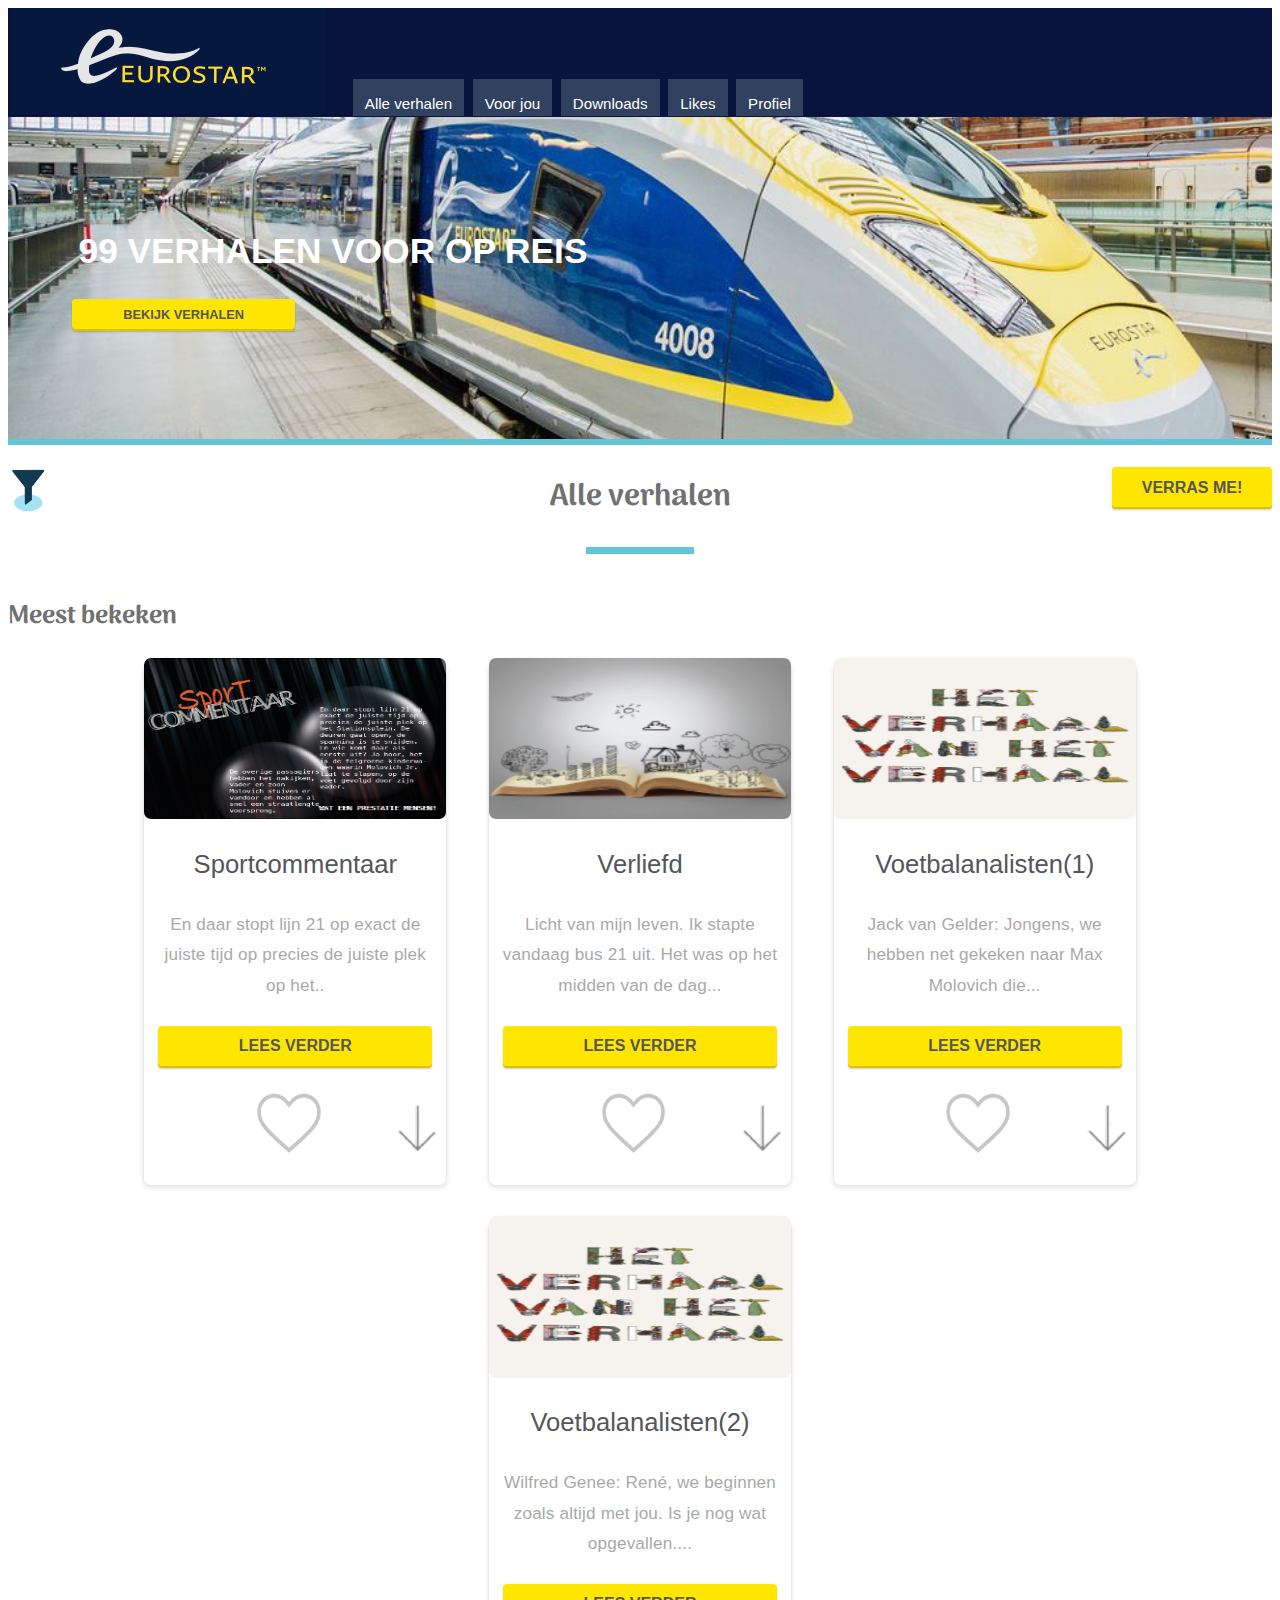
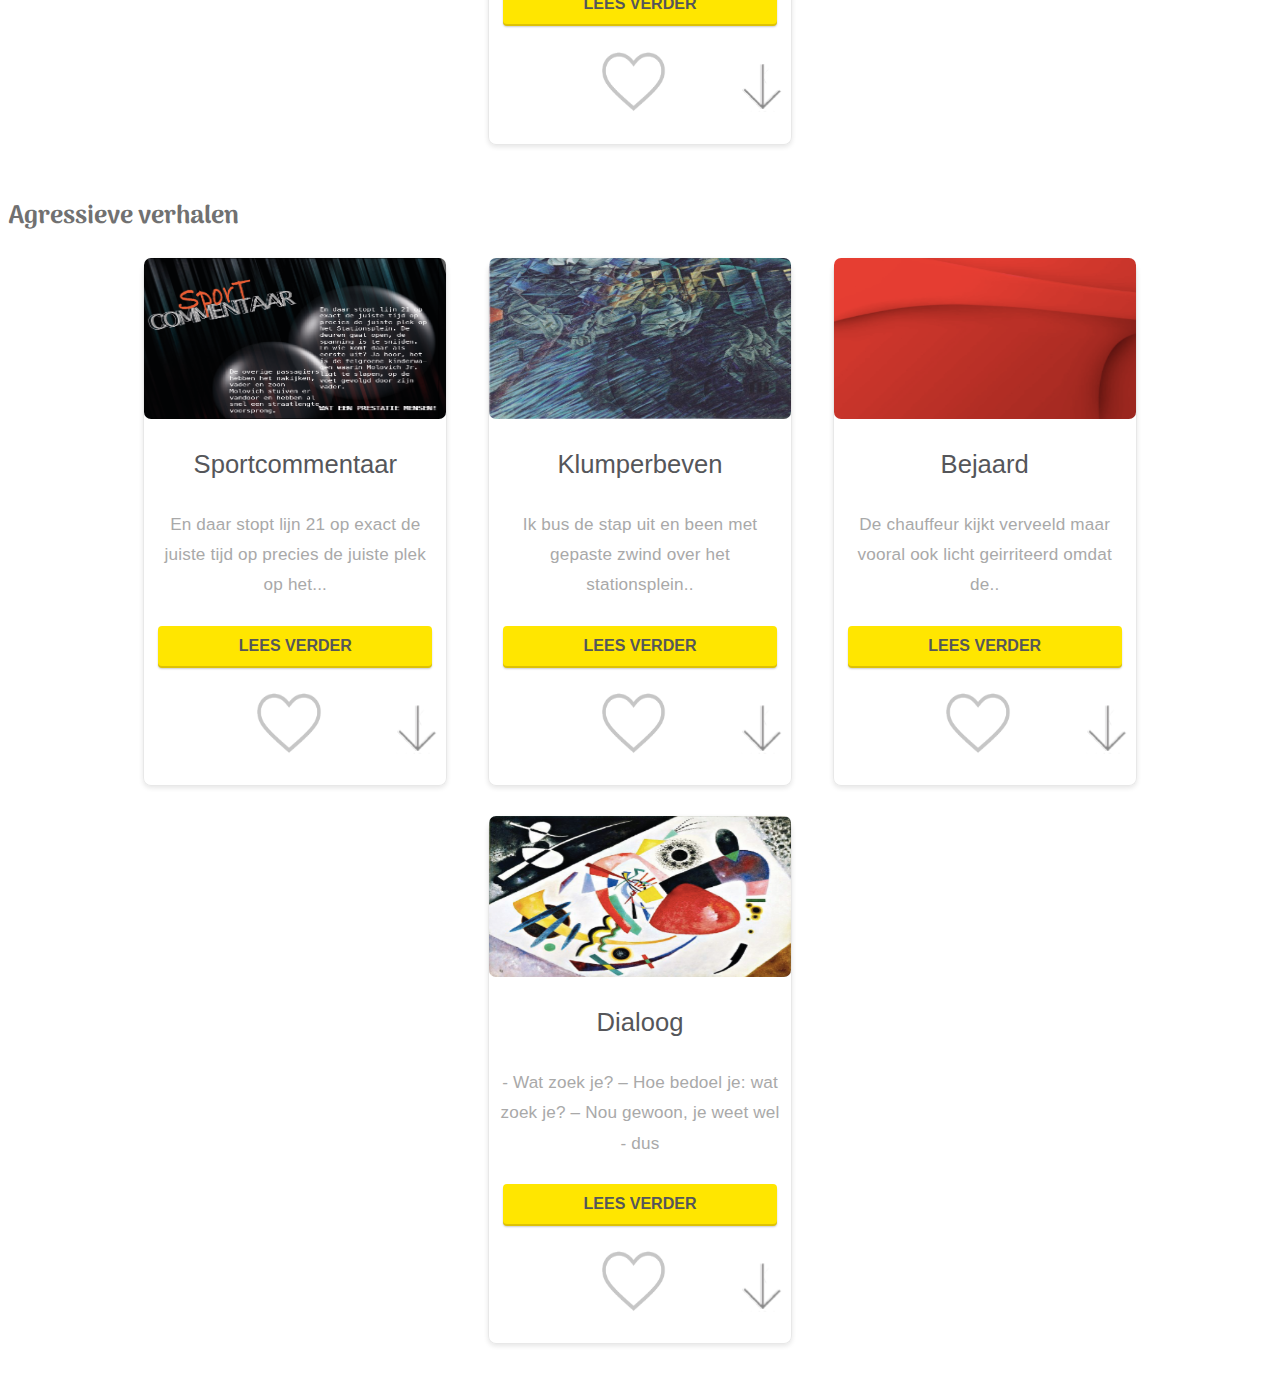
<file: index.html>
<!DOCTYPE html>
<html lang="en">

<head>
    <meta charset="UTF-8">
    <meta name="viewport" content="width=device-width, initial-scale=1">
    <title>99 verhalen voor op reis met Eurostar</title>
    <link rel="STYLESHEET" href="css/web.css" type="text/css">

</head>

<body>
    <header>
        <button class="menu__btn">
        <span class="menu__label">MENU</span>

        <div class="menu--hidden">
            <div class="menu__bg-layer menu__bg-layer-2"></div>
            <div class="menu__bg-layer menu__bg-layer-1"></div>
            <div class="menu__container">
                <span class="menu__title">Menu</span>
                <ul class="menu__list">
                    <li class="menu__item"><a href="index.html">Alle verhalen</a></li>
                    <li class="menu__item"><a href="Voorjou.html">Voor jou</a></li>
                    <li class="menu__item"><a href="download.html">Downloads<span id="dllinkSmall" class="dllink"></span></a></li>
                    <li class="menu__item"><a href="">Likes<span id="likecountSmall" class="likecount"></span></a></li>
                    <li class="menu__item"><a href="inloggen.html">Profiel</a></li>
                </ul>
            </div>
        </div>
    </button>
        <a href="index.html" class="logo"><img src="images/logo.png" alt="Logo"></a>
        <nav>
            <ul class="ul_topmenu">

                <li>
                    <a href="index.html">Alle verhalen</a>
                </li>
                <li>
                    <a href="Voorjou.html">Voor jou</a>
                </li>
                <li>
                    <a href="download.html">Downloads<span id="dllink" class="dllink"></span></a>
                </li>
                <li>
                    <a href="">Likes<span id="likecount" class="likecount"></span></a>
                </li>
                <li>
                    <a href="inloggen.html">Profiel</a>
                </li>
            </ul>
        </nav>
    </header>

<div class="titelhomepagina">
<h1>99 VERHALEN VOOR OP REIS</h1>
<a onclick="closeHomePageImg()">Bekijk verhalen</a>
</div>

   
    <div id="mySidenav" class="sidenav">
        <a href="javascript:void(0)" class="closebtn" onclick="closeNav()">&times;</a>
        <h2>Filter</h2>

        <form class="filter" action="index2.html">
          <fieldset>
              <legend>Genre</legend>
            <ul>
                <li>
                    <label><input type="checkbox" name="stars" value="1" checked="checked" /> Agressief</label>
                </li>
               <li> 
                   <label><input type="checkbox" name="stars" value="3" checked="checked" /> Drama</label></li>
                <li>
                    <label><input type="checkbox" name="stars" value="5" checked="checked" /> Humor</label>
                </li>
                <li>
                    <label><input type="checkbox" name="stars" value="1" checked="checked" /> Liefde</label>
                </li>
                <li>
                    <label><input type="checkbox" name="stars" value="3" checked="checked" /> Somber</label></li>
                <li>
                    <label><input type="checkbox" name="stars" value="5" checked="checked" /> Spanning</label>
                </li>
            </ul>
            </fieldset>
            <fieldset>
            <legend>Lengte verhaal</legend>
            <ul>
                <li>
                <label><input type="checkbox" name="lengte" value="1" checked="checked" /> Kort</label>
                </li>
                <li>
                    <label><input type="checkbox" name="lengte" value="3" checked="checked" /> Middel</label>
                </li>
                <li>
                    <label><input type="checkbox" name="lengte" value="5" checked="checked" /> Lang</label>
                </li>

            </ul>
            </fieldset>
             <fieldset>
              <legend>Sorteren</legend>
            <ul>
                <li>
                    <label><input type="checkbox" name="sorteren" value="1" checked="checked" /> Van A tot Z</label>
                </li>
                <li>
                    <label><input type="checkbox" name="sorteren" value="3" checked="checked" /> Van Z tot A</label>
                </li>
                <li>
                    <label><input type="checkbox" name="sorteren" value="5" checked="checked" /> Van kort naar lang</label>
                </li>
                <li>
                    <label><input type="checkbox" name="sorteren" value="5" checked="checked" /> Van lang naar kort
                </label></li>

            </ul>

            
         </fieldset>
         <input type="submit" name="subscribe" value="Toepassen"/>
         
        </form>

    </div>

    <img src="images/filtericoon.png" alt="filter" class="filtericon" onclick="openNav()">

    <h2 class="subtitel">Alle verhalen</h2>
    <button class="verrasme">Verras me!</button>
    <img class="subtitelStreep" src="images/alleverhalen.png" alt="decoratie">
    <h2>Meest bekeken</h2>
    
        <section>

            <article>
                <img src="images/sportcommentaar.png" alt="verhaal">
                <h3>Sportcommentaar</h3>
                <p>En daar stopt lijn 21 op exact de juiste tijd op precies de juiste plek op het..</p>
                <a href="verhaal.html">Lees verder</a>
                <div class="dl-voor" onclick="wisselClass(this)"></div>
                <img class="harticoon" src="images/hartjeicoon.png" alt="like icoon" >
            </article>

            <article>
                <img src="images/verliefd.png" alt="verhaal">
                <h3>Verliefd</h3>
                <p>Licht van mijn leven. Ik stapte vandaag bus 21 uit. Het was op het midden van de dag...</p>
                <a href="">Lees verder</a>
                <div class="dl-voor" onclick="wisselClass(this)"></div>
                <img class="harticoon" src="images/hartjeicoon.png" alt="like icoon2" onclick="hartjesvullenOUD(this)">
            </article>

            <article>
                <img src="images/voetbalanalisten.png" alt="verhaal">
                <h3>Voetbalanalisten(1)</h3>
                <p>Jack van Gelder: Jongens, we hebben net gekeken naar Max Molovich die...</p>
                <a href="">Lees verder</a>
                <div class="dl-voor" onclick="wisselClass(this)"></div>
                <img class="harticoon" src="images/hartjeicoon.png" alt="like icoon" onclick="hartjesvullenOUD(this)">
            </article>

            <article>


                <img src="images/voetbalanalisten.png" alt="verhaal">
                <h3>Voetbalanalisten(2)</h3>
                <p>Wilfred Genee: René, we beginnen zoals altijd met jou. Is je nog wat opgevallen....</p>
                <a href="">Lees verder</a>
                <div class="dl-voor" onclick="wisselClass(this)"></div>
                <img class="harticoon" src="images/hartjeicoon.png" alt="like icoon" onclick="hartjesvullenOUD(this)">
            </article>
        </section>
    <h2>Agressieve verhalen</h2>
    <section>

        <article>


            <img src="images/sportcommentaar.png" alt="verhaal">
            <h3>Sportcommentaar</h3>
            <p>En daar stopt lijn 21 op exact de juiste tijd op precies de juiste plek op het...</p>
            <a href="">Lees verder</a>
            <div class="dl-voor" onclick="wisselClass(this)"></div>
            <img class="harticoon" src="images/hartjeicoon.png" alt="like icoon"  onclick="hartjesvullenOUD(this)">
        </article>
        <article>


            <img src="images/klumperbeven.png" alt="verhaal">
            <h3>Klumperbeven</h3>
            <p> Ik bus de stap uit en been met gepaste zwind over het stationsplein..</p>
            <a href="">Lees verder</a>
            <div class="dl-voor" onclick="wisselClass(this)"></div>
            <img class="harticoon" src="images/hartjeicoon.png" alt="like icoon"  onclick="hartjesvullenOUD(this)">
        </article>
        <article>


            <img src="images/bejaard.png" alt="verhaal">
            <h3>Bejaard</h3>
            <p>De chauffeur kijkt verveeld maar vooral ook licht geirriteerd omdat de..</p>
            <a href="">Lees verder</a>
            <div class="dl-voor" onclick="wisselClass(this)"></div>
            <img class="harticoon" src="images/hartjeicoon.png" alt="like icoon"  onclick="hartjesvullenOUD(this)">
        </article>
        <article>

            <img src="images/dialoog.png" alt="verhaal">
            <h3>Dialoog</h3>
            <p>- Wat zoek je? – Hoe bedoel je: wat zoek je? – Nou gewoon, je weet wel - dus</p>
            <a href="">Lees verder</a>
            <div class="dl-voor" onclick="wisselClass(this)"></div>
            <img class="harticoon" src="images/hartjeicoon.png" alt="like icoon"  onclick="hartjesvullenOUD(this)">
        </article>
    </section>


    <script src="js/web.js"></script>
</body>

</html>
</file>
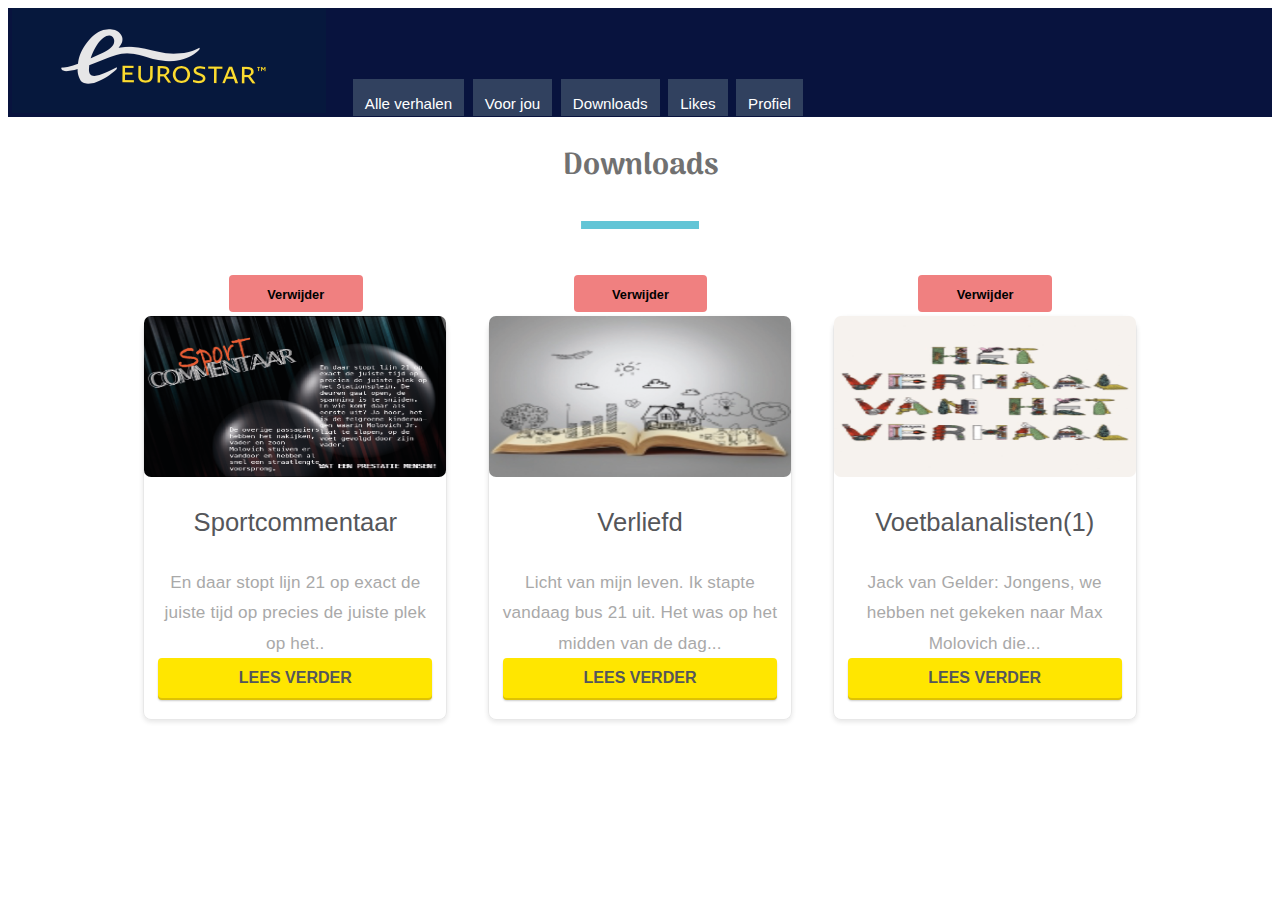
<file: download.html>
<!DOCTYPE html>
<html lang="en">

<head>
    <meta charset="UTF-8">
    <meta name="viewport" content="width=device-width, initial-scale=1">
    <title>99 verhalen voor op reis met Eurostar</title>
    <link rel="STYLESHEET" href="css/web.css" type="text/css">

</head>

<body>
    <header>
        <button class="menu__btn">
        <span class="menu__label">MENU</span>

        <div class="menu--hidden">
            <div class="menu__bg-layer menu__bg-layer-2"></div>
            <div class="menu__bg-layer menu__bg-layer-1"></div>
            <div class="menu__container">
                <span class="menu__title">Menu</span>
                <ul class="menu__list">
                    <li class="menu__item"><a href="index.html">Alle verhalen</a></li>
                    <li class="menu__item"><a href="Voorjou.html">Voor jou</a></li>
                    <li class="menu__item"><a href="download.html">Downloads<span id="dllinkSmall" class="dllink"></span></a></li>
                    <li class="menu__item"><a href="">Likes</a></li>
                    <li class="menu__item"><a href="inloggen.html">Profiel</a></li>
                </ul>
            </div>
        </div>
    </button>
        <a href="index.html" class="logo"><img src="images/logo.png" alt="Logo"></a>
        <nav>
            <ul class="ul_topmenu">

                <li>
                    <a href="index.html">Alle verhalen</a>
                </li>
                <li>
                    <a href="">Voor jou</a>
                </li>
                <li>
                    <a href="download.html">Downloads<span id="dllink" class="dllink"></span></a>
                </li>
                <li>
                    <a href="">Likes</a>
                </li>
                <li>
                    <a href="inloggen.html">Profiel</a>
                </li>
            </ul>
        </nav>




    </header>
    
<h2 class="overig">Downloads <img class="subtitelStreep" src="images/alleverhalen.png" alt="decoratie"></h2>
    

       
        <section>
             <p class="verwijderen">
<a href="index.html" class="verwijderen">Verwijder</a></p>
         <article>
                <img src="images/sportcommentaar.png" alt="verhaal">
                <h3>Sportcommentaar</h3>
                <p class="">En daar stopt lijn 21 op exact de juiste tijd op precies de juiste plek op het..</p><br>
                <a class ="downloads" href="verhaal.html">Lees verder</a>
            </article>
<p class="verwijderen">
<a href="index.html" class="verwijderen">Verwijder</a></p>
            <article>
                <img src="images/verliefd.png" alt="verhaal">
                <h3>Verliefd</h3>
                <p>Licht van mijn leven. Ik stapte vandaag bus 21 uit. Het was op het midden van de dag...</p><br>
                <a href=""  class="downloads">Lees verder</a>
                
            </article>
<p class="verwijderen">
<a href="index.html" class="verwijderen">Verwijder</a></p>
            <article class="downloads">
                <img src="images/voetbalanalisten.png" alt="verhaal">
                <h3>Voetbalanalisten(1)</h3>
                <p>Jack van Gelder: Jongens, we hebben net gekeken naar Max Molovich die...</p><br>
                <a href="" class="downloads">Lees verder</a>
            </article>

            
        </section>
        
       <script src="js/web.js"></script>   
        </body>
</html>
</file>
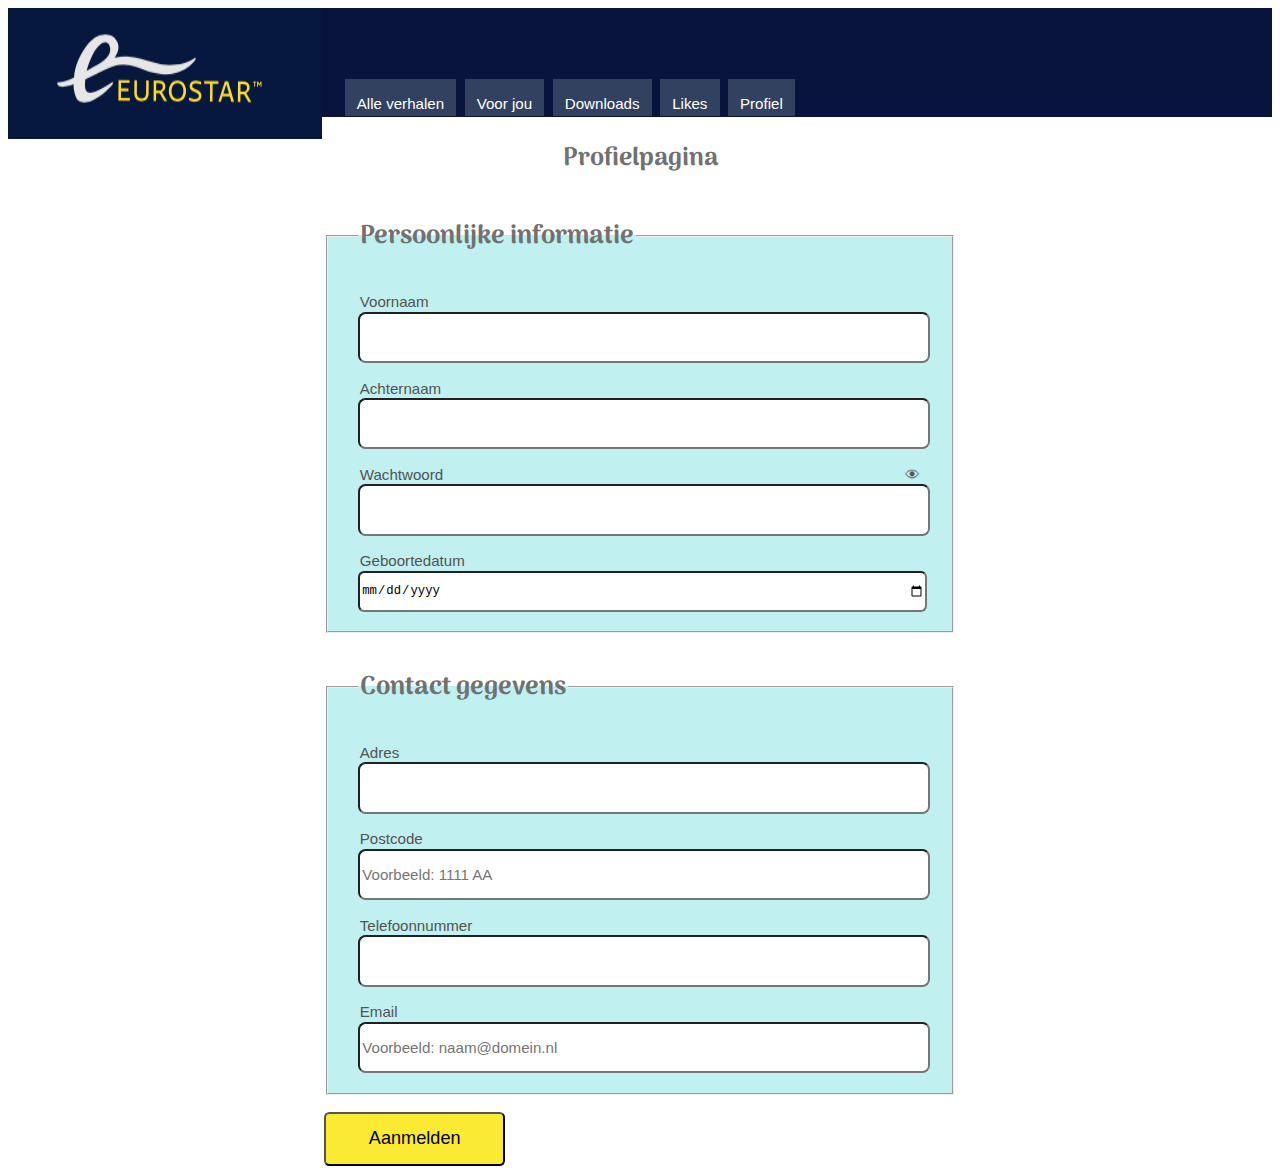
<file: formulier.html>
<!DOCTYPE html>
<html lang="en">

<head>
    <meta charset="UTF-8">
    <meta name="viewport" content="width=device-width, initial-scale=1">
    <title>Document</title>
    <link rel="STYLESHEET" href="css/web.css" type="text/css">

</head>

<body>
    <header>
        <button class="menu__btn">
        <span class="menu__label">MENU</span>

        <div class="menu--hidden">
            <div class="menu__bg-layer menu__bg-layer-2"></div>
            <div class="menu__bg-layer menu__bg-layer-1"></div>
            <div class="menu__container">
                <span class="menu__title">Menu</span>
                <ul class="menu__list">
                    <li class="menu__item"><a href="index.html">Alle verhalen</a></li>
                    <li class="menu__item"><a href="">Voor jou</a></li>
                    <li class="menu__item"><a href="">Downloads</a></li>
                    <li class="menu__item"><a href="">Likes</a></li>
                    <li class="menu__item"><a href="inloggen.html">Profiel</a></li>
                </ul>
            </div>
        </div>
    </button>
        <img src="images/logo.png" alt="Logo">
        <nav>
            <ul class="ul_topmenu">
                 <li>
                    <a href="index.html">Alle verhalen</a>
                </li>
                <li>
                    <a href="">Voor jou</a>
                </li>
                <li>
                    <a href="">Downloads</a>
                </li>
                <li>
                    <a href="">Likes</a>
                </li>
                <li>
                    <a href="inloggen.html">Profiel</a>
                </li>
            </ul>
        </nav>

    </header>


      
<h2 class="titelregistreren">Profielpagina</h2>
<section class="registreer">
         
        <form>
            <fieldset>
                <legend>Persoonlijke informatie</legend>
                <label for="firstname">Voornaam</label>
                <input required type="text" name="firstname">
                <label for="lastname">Achternaam</label>
                <input required type="text" name="lastname">
                <label for="password">Wachtwoord<span style="float:right;" onclick="showPass()">&#128065;</span></label>
                <input required type="password" name="password" id="password">
                <label for="birth">Geboortedatum</label>
                <input type="date" name="birth" placeholder="Voorbeeld: DD-MM-JJJJ (Invoer niet verplicht)">
            </fieldset>
            <br />
            <fieldset>
                <legend>Contact gegevens</legend>
                <label for="adres">Adres</label>
                <input required type="text" name="adres">
                <label for="postcode">Postcode</label>
                <input required type="text" name="postcode" placeholder="Voorbeeld: 1111 AA">
                <label for="nummer">Telefoonnummer</label>
                <input required type="text" name="nummer">
                <label for="email">Email</label>
                <input required type="email" name="email" placeholder="Voorbeeld: naam@domein.nl">
            </fieldset>
            <br />
            <input type="submit" value="Aanmelden">
        </form>
</section>
    <script src="js/web.js"></script>
    </body>
</html>
</file>
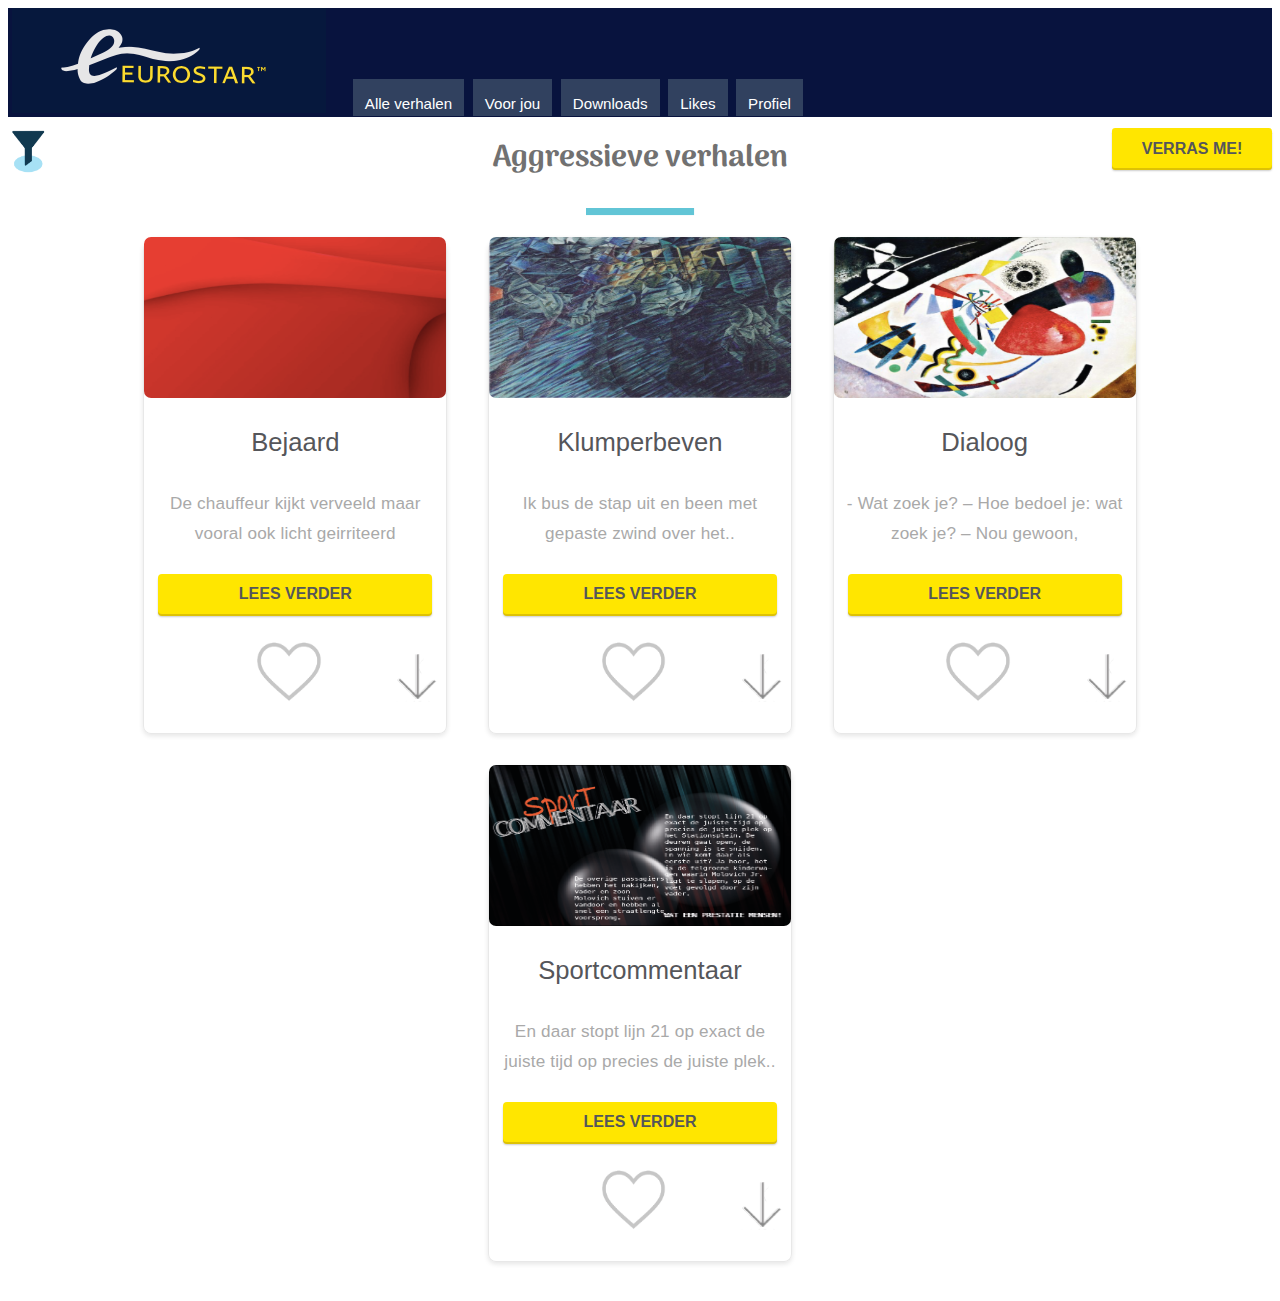
<file: index2.html>
<!DOCTYPE html>
<html lang="en">

<head>
    <meta charset="UTF-8">
    <meta name="viewport" content="width=device-width, initial-scale=1">
    <title>99 verhalen voor op reis met Eurostar</title>
    <link rel="STYLESHEET" href="css/web.css" type="text/css">

</head>

<body>
    <header>
        <button class="menu__btn">
        <span class="menu__label">MENU</span>

        <div class="menu--hidden">
            <div class="menu__bg-layer menu__bg-layer-2"></div>
            <div class="menu__bg-layer menu__bg-layer-1"></div>
            <div class="menu__container">
                <span class="menu__title">Menu</span>
                <ul class="menu__list">
                    <li class="menu__item"><a href="index.html">Alle verhalen</a></li>
                    <li class="menu__item"><a href="Voorjou.html">Voor jou</a></li>
                    <li class="menu__item"><a href="download.html">Downloads<span id="dllinkSmall" class="dllink"></span></a></li>
                    <li class="menu__item"><a href="">Likes</a></li>
                    <li class="menu__item"><a href="inloggen.html">Profiel</a></li>
                </ul>
            </div>
        </div>
    </button>
        <a href="index.html" class="logo"><img src="images/logo.png" alt="Logo"></a>
        <nav>
            <ul class="ul_topmenu">

                <li>
                    <a href="index.html">Alle verhalen</a>
                </li>
                <li>
                    <a href="Voorjou.html">Voor jou</a>
                </li>
                <li>
                    <a href="download.html">Downloads<span id="dllink" class="dllink"></span></a>
                </li>
                <li>
                    <a href="">Likes</a>
                </li>
                <li>
                    <a href="inloggen.html">Profiel</a>
                </li>
            </ul>
        </nav>




    </header>


    <div id="mySidenav" class="sidenav">
        <a href="javascript:void(0)" class="closebtn" onclick="closeNav()">&times;</a>
        <h2>Filter</h2>

        <form class="filter" action="index.html">
          <fieldset>
              <legend>Genre</legend>
            <ul>
                <li>
                    <label><input type="checkbox" name="stars" value="1" checked="checked" /> Agressief</label>
                </li>
               <li> 
                   <label><input type="checkbox" name="stars" value="3" checked="checked" /> Drama</label></li>
                <li>
                    <label><input type="checkbox" name="stars" value="5" checked="checked" /> Humor</label>
                </li>
                <li>
                    <label><input type="checkbox" name="stars" value="1" checked="checked" /> Liefde</label>
                </li>
                <li>
                    <label><input type="checkbox" name="stars" value="3" checked="checked" /> Somber</label></li>
                <li>
                    <label><input type="checkbox" name="stars" value="5" checked="checked" /> Spanning</label>
                </li>
            </ul>
            </fieldset>
            <fieldset>
            <legend>Lengte verhaal</legend>
            <ul>
                <li>
                <label><input type="checkbox" name="lengte" value="1" checked="checked" /> Kort</label>
                </li>
                <li>
                    <label><input type="checkbox" name="lengte" value="3" checked="checked" /> Middel</label>
                </li>
                <li>
                    <label><input type="checkbox" name="lengte" value="5" checked="checked" /> Lang</label>
                </li>

            </ul>
            </fieldset>
             <fieldset>
              <legend>Sorteren</legend>
            <ul>
                <li>
                    <label><input type="checkbox" name="sorteren" value="1" checked="checked" /> Van A tot Z</label>
                </li>
                <li>
                    <label><input type="checkbox" name="sorteren" value="3" checked="checked" /> Van Z tot A</label>
                </li>
                <li>
                    <label><input type="checkbox" name="sorteren" value="5" checked="checked" /> Van kort naar lang</label>
                </li>
                <li>
                    <label><input type="checkbox" name="sorteren" value="5" checked="checked" /> Van lang naar kort
                </label></li>

            </ul>

            
         </fieldset>
         <input type="submit" name="subscribe" value="Toepassen"/>
         
        </form>

    </div>

    <img src="images/filtericoon.png" alt="filter" class="filtericon" onclick="openNav()">

    <h2 class="subtitel">Aggressieve verhalen</h2><button class="verrasme">Verras me!</button><img class="subtitelStreep" src="images/alleverhalen.png">
    
<section>
        <article>
           <img src="images/bejaard.png" alt="verhaal">
            <h3>Bejaard</h3>
            <p>De chauffeur kijkt verveeld maar vooral ook licht geirriteerd</p>
            <a href="">Lees verder</a>
            <div class="dl-voor" onclick="wisselClass(this)"></div>
            <img class="harticoon" src="images/hartjeicoon.png" alt="like icoon"  onclick="hartjesvullen(this)">
        </article>
        <article>


            <img src="images/klumperbeven.png" alt="verhaal">
            <h3>Klumperbeven</h3>
            <p> Ik bus de stap uit en been met gepaste zwind over het..</p>
            <a href="">Lees verder</a>
            <div class="dl-voor" onclick="wisselClass(this)"></div>
            <img class="harticoon" src="images/hartjeicoon.png" alt="like icoon"  onclick="hartjesvullen(this)">
        </article>
    
        <article>

            <img src="images/dialoog.png" alt="verhaal">
            <h3>Dialoog</h3>
            <p>- Wat zoek je? – Hoe bedoel je: wat zoek je? – Nou gewoon,</p>
            <a href="">Lees verder</a>
            <div class="dl-voor" onclick="wisselClass(this)"></div>
            <img class="harticoon" src="images/hartjeicoon.png" alt="like icoon"  onclick="hartjesvullen(this)">
        </article>
        <article>
            <img src="images/sportcommentaar.png" alt="verhaal">
            <h3>Sportcommentaar</h3>
            <p>En daar stopt lijn 21 op exact de juiste tijd op precies de juiste plek..</p>
            <a href="">Lees verder</a>
            <div class="dl-voor" onclick="wisselClass(this)"></div>
            <img class="harticoon" src="images/hartjeicoon.png" alt="like icoon"  onclick="hartjesvullen(this)">
        </article>
    </section>


    <script src="js/web.js"></script>
</body>

</html>
</file>
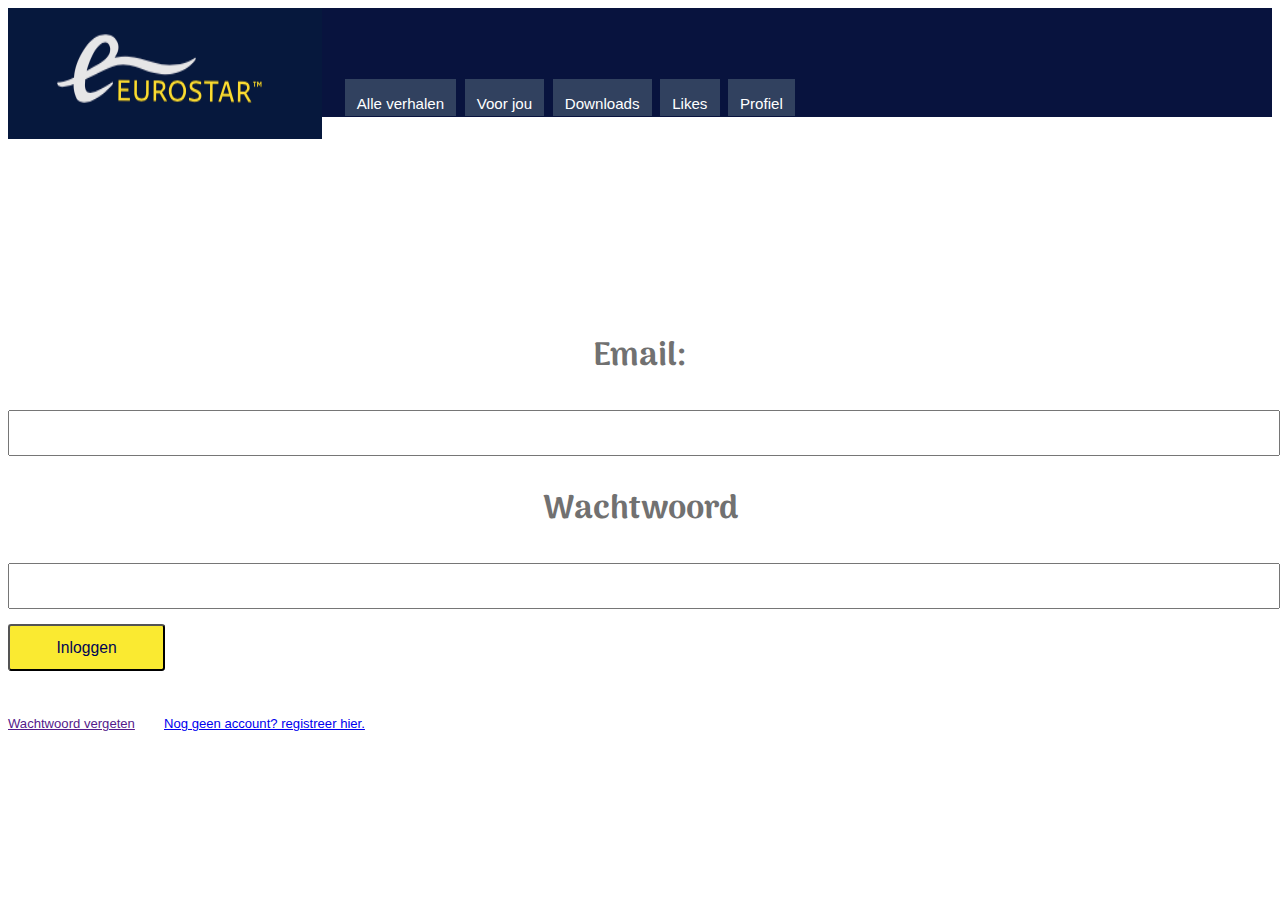
<file: inloggen.html>
<!DOCTYPE html>
<html lang="en">

<head>
    <meta charset="UTF-8">
    <meta name="viewport" content="width=device-width, initial-scale=1">
    <title>Document</title>
    <link rel="STYLESHEET" href="css/web.css" type="text/css">

</head>

<body>
    <header>
        <button class="menu__btn">
        <span class="menu__label">MENU</span>

        <div class="menu--hidden">
            <div class="menu__bg-layer menu__bg-layer-2"></div>
            <div class="menu__bg-layer menu__bg-layer-1"></div>
            <div class="menu__container">
                <span class="menu__title">Menu</span>
                <ul class="menu__list">
                    <li class="menu__item"><a href="index.html">Alle verhalen</a></li>
                    <li class="menu__item"><a href="">Voor jou</a></li>
                    <li class="menu__item"><a href="">Downloads</a></li>
                    <li class="menu__item"><a href="">Likes</a></li>
                    <li class="menu__item"><a href="inloggen.html">Profiel</a></li>
                </ul>
            </div>
        </div>
    </button>
        <img src="images/logo.png" alt="Logo">
        <nav>
            <ul class="ul_topmenu">

                <li>
                    <a href="index.html">Alle verhalen</a>
                </li>
                <li>
                    <a href="">Voor jou</a>
                </li>
                <li>
                    <a href="">Downloads</a>
                </li>
                <li>
                    <a href="">Likes</a>
                </li>
                <li>
                    <a href="inloggen.html">Profiel</a>
                </li>
            </ul>
        </nav>

    </header>


<h1>Aanmelden op uw profiel</h1>

            <form class="aanmelden" action="index.html">
                <h2>Email:</h2>
                <input type="email" name="email" size="30" maxlength="30" />
                <h2>Wachtwoord</h2>
                <input type="password" name="password" size="30" maxlength="30" /><br/><br/>
                
                    <input type="submit" name="subscribe" value="Inloggen" />
                <br/><br/><br/><br/>
                <a href="">Wachtwoord vergeten</a>&nbsp;&nbsp;&nbsp;&nbsp;&nbsp;&nbsp;&nbsp;&nbsp;<a href="formulier.html">Nog geen account? registreer hier.</a>
                <br/><br/>
                
            </form>
</body>
</html>
</file>
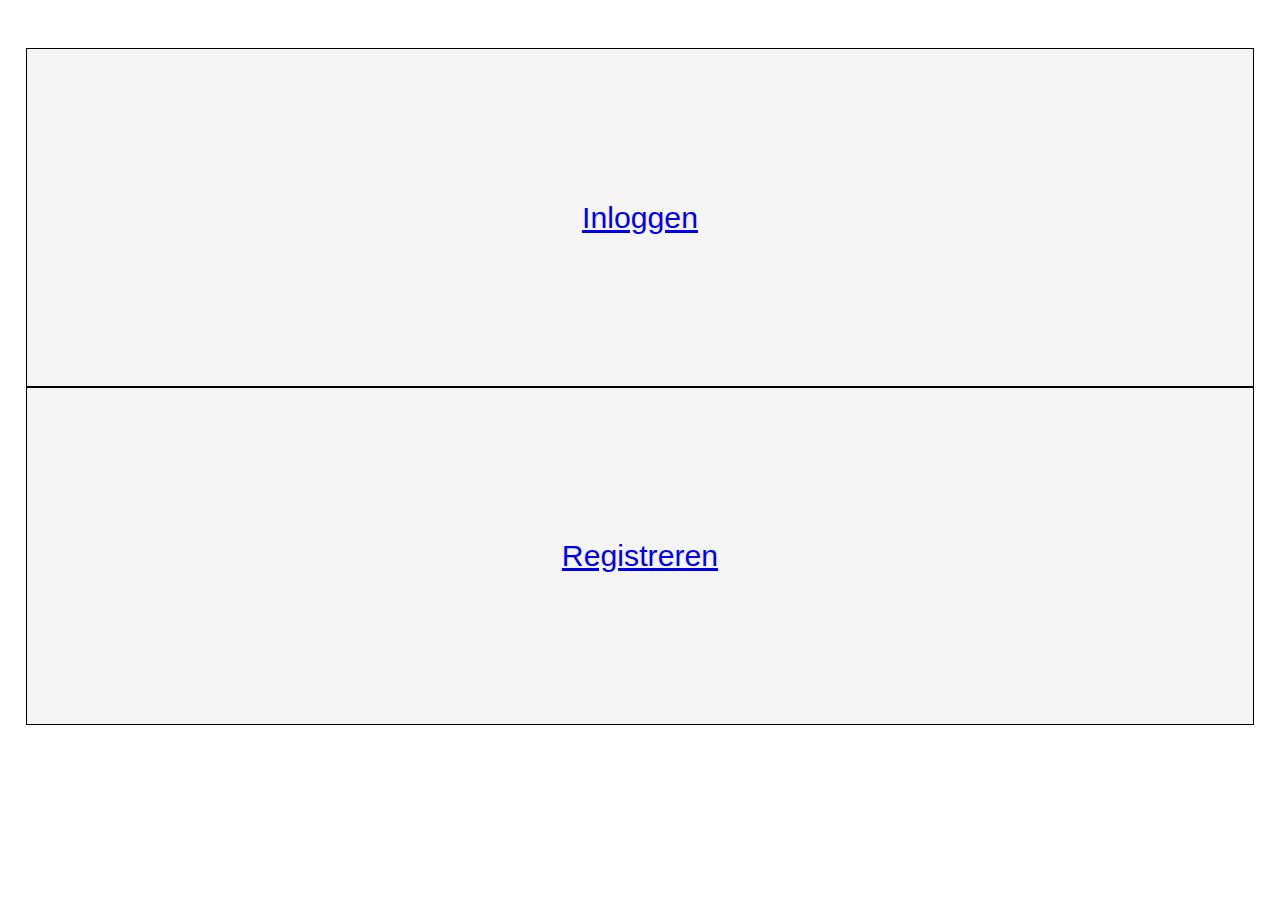
<file: profiel.html>
<!DOCTYPE html>
<html lang="en">
<head>
    <meta charset="UTF-8">
    <link rel="stylesheet" href="css/web.css">
    <title>profiel pagina</title>
</head>
<body>
    <nav>
        <ul>
        <li>
           <p>
            <a href="inloggen.html">Inloggen</a>
            </p>
        </li>
        <li>
           <p>
            <a href="formulier.html">Registreren</a>
            </p>
        </li>
        </ul>
    </nav>
</body>
</html>
</file>
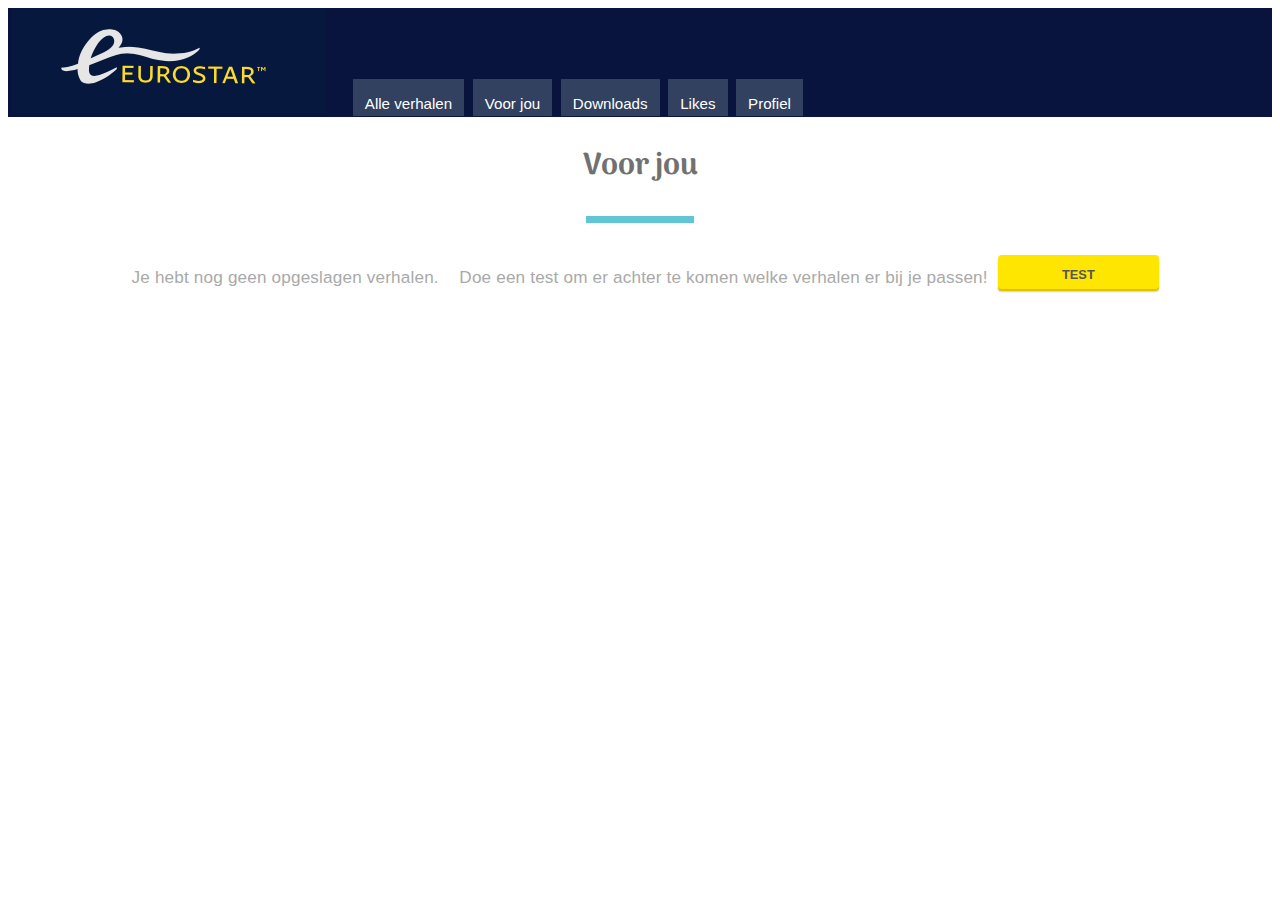
<file: Voorjou.html>
<!DOCTYPE html>
<html lang="en">

<head>
    <meta charset="UTF-8">
    <meta name="viewport" content="width=device-width, initial-scale=1">
    <title>99 verhalen voor op reis met Eurostar</title>
    <link rel="STYLESHEET" href="css/web.css" type="text/css">

</head>

<body>
    <header>
        <button class="menu__btn">
        <span class="menu__label">MENU</span>

        <div class="menu--hidden">
            <div class="menu__bg-layer menu__bg-layer-2"></div>
            <div class="menu__bg-layer menu__bg-layer-1"></div>
            <div class="menu__container">
                <span class="menu__title">Menu</span>
                <ul class="menu__list">
                    <li class="menu__item"><a href="index.html">Alle verhalen</a></li>
                    <li class="menu__item"><a href="Voorjou.html">Voor jou</a></li>
                    <li class="menu__item"><a href="download.html">Downloads<span id="dllinkSmall" class="dllink"></span></a></li>
                    <li class="menu__item"><a href="">Likes</a></li>
                    <li class="menu__item"><a href="inloggen.html">Profiel</a></li>
                </ul>
            </div>
        </div>
    </button>
        <a href="index.html" class="logo"><img src="images/logo.png" alt="Logo"></a>
        <nav>
            <ul class="ul_topmenu">

                <li>
                    <a href="index.html">Alle verhalen</a>
                </li>
                <li>
                    <a href="Voorjou.html">Voor jou</a>
                </li>
                <li>
                    <a href="download.html">Downloads<span id="dllink" class="dllink"></span></a>
                </li>
                <li>
                    <a href="">Likes</a>
                </li>
                <li>
                    <a href="inloggen.html">Profiel</a>
                </li>
            </ul>
        </nav>

    </header>
    <h2 class="overig">Voor jou</h2>
    <img class="subtitelStreep" src="images/alleverhalen.png" alt="decoratie">
    
 <section>
    <p class="voorjou">Je hebt nog geen opgeslagen verhalen.</p>
     <p class="voorjou">Doe een test om er achter te komen welke verhalen er bij je passen!</p>
     <p class="voorjoulink">
     <a href="index.html">Test</a></p>
     </section>  
    </body>
</html>
</file>
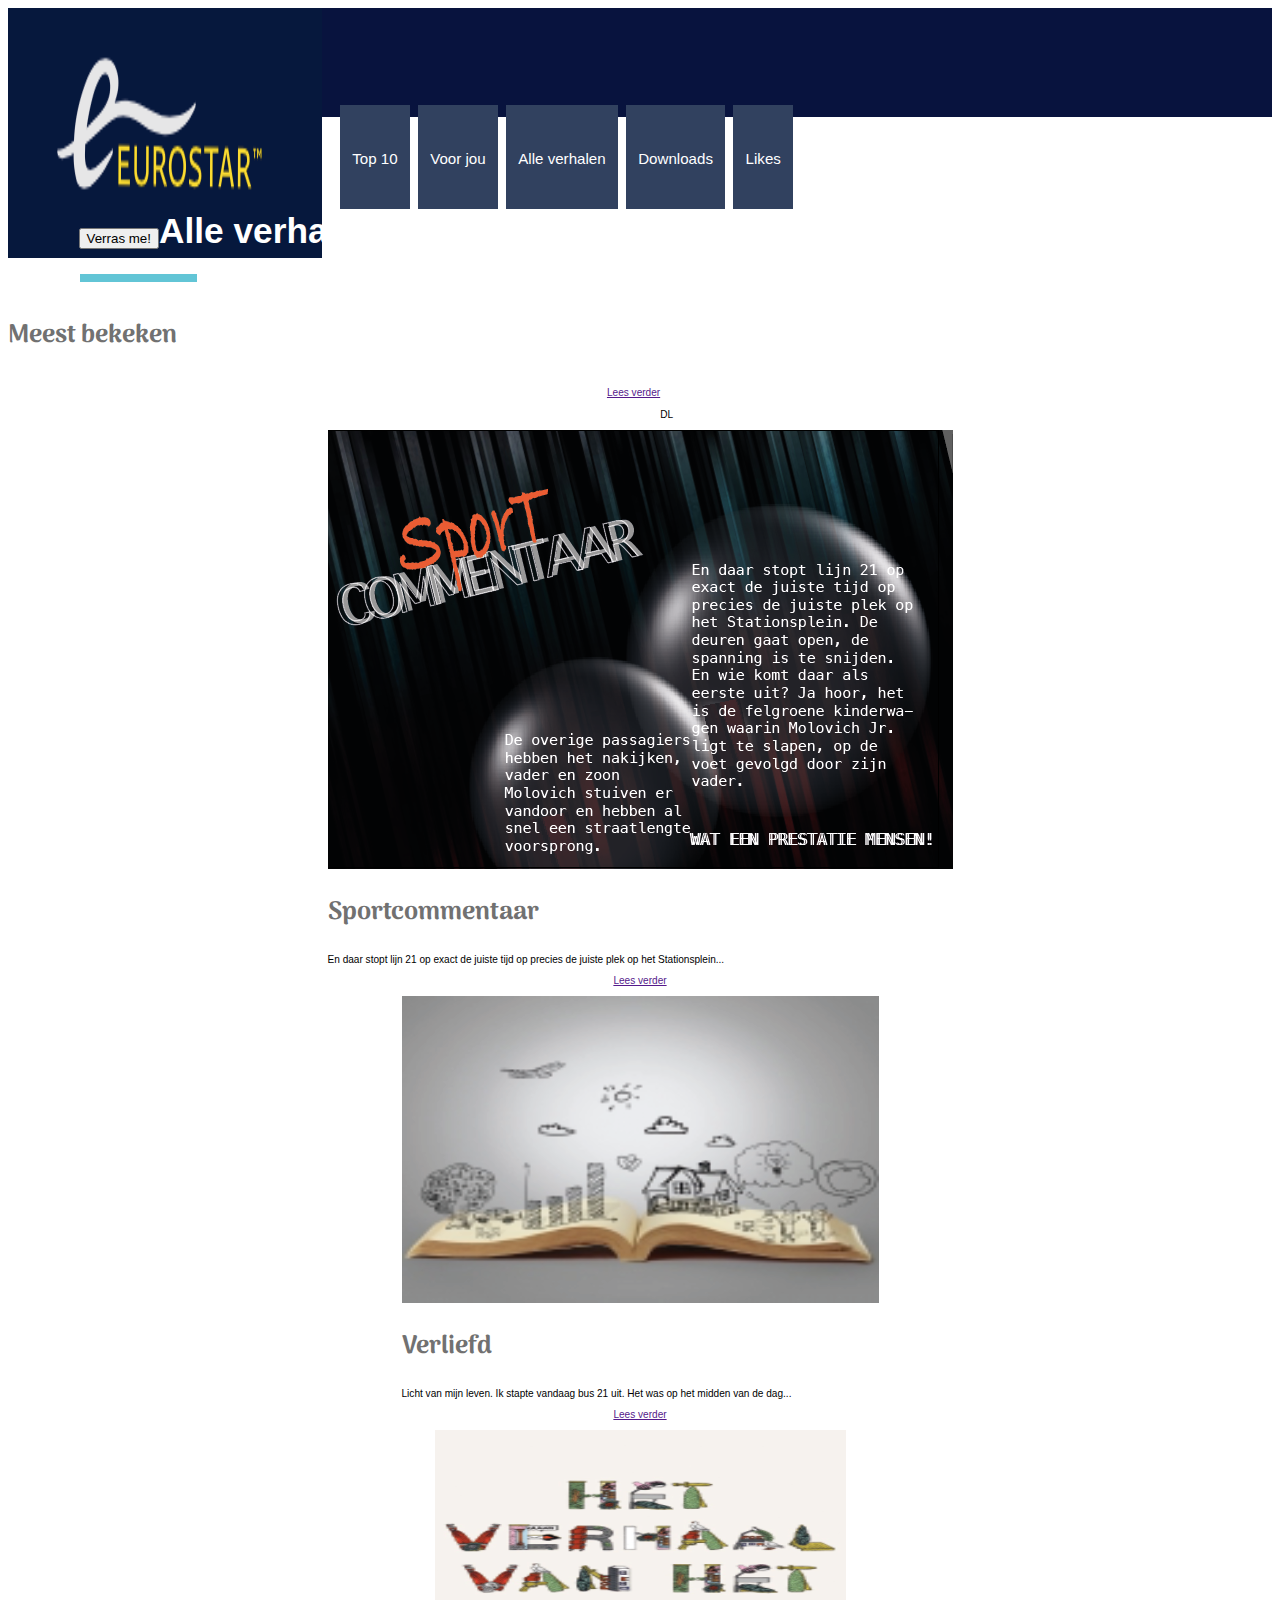
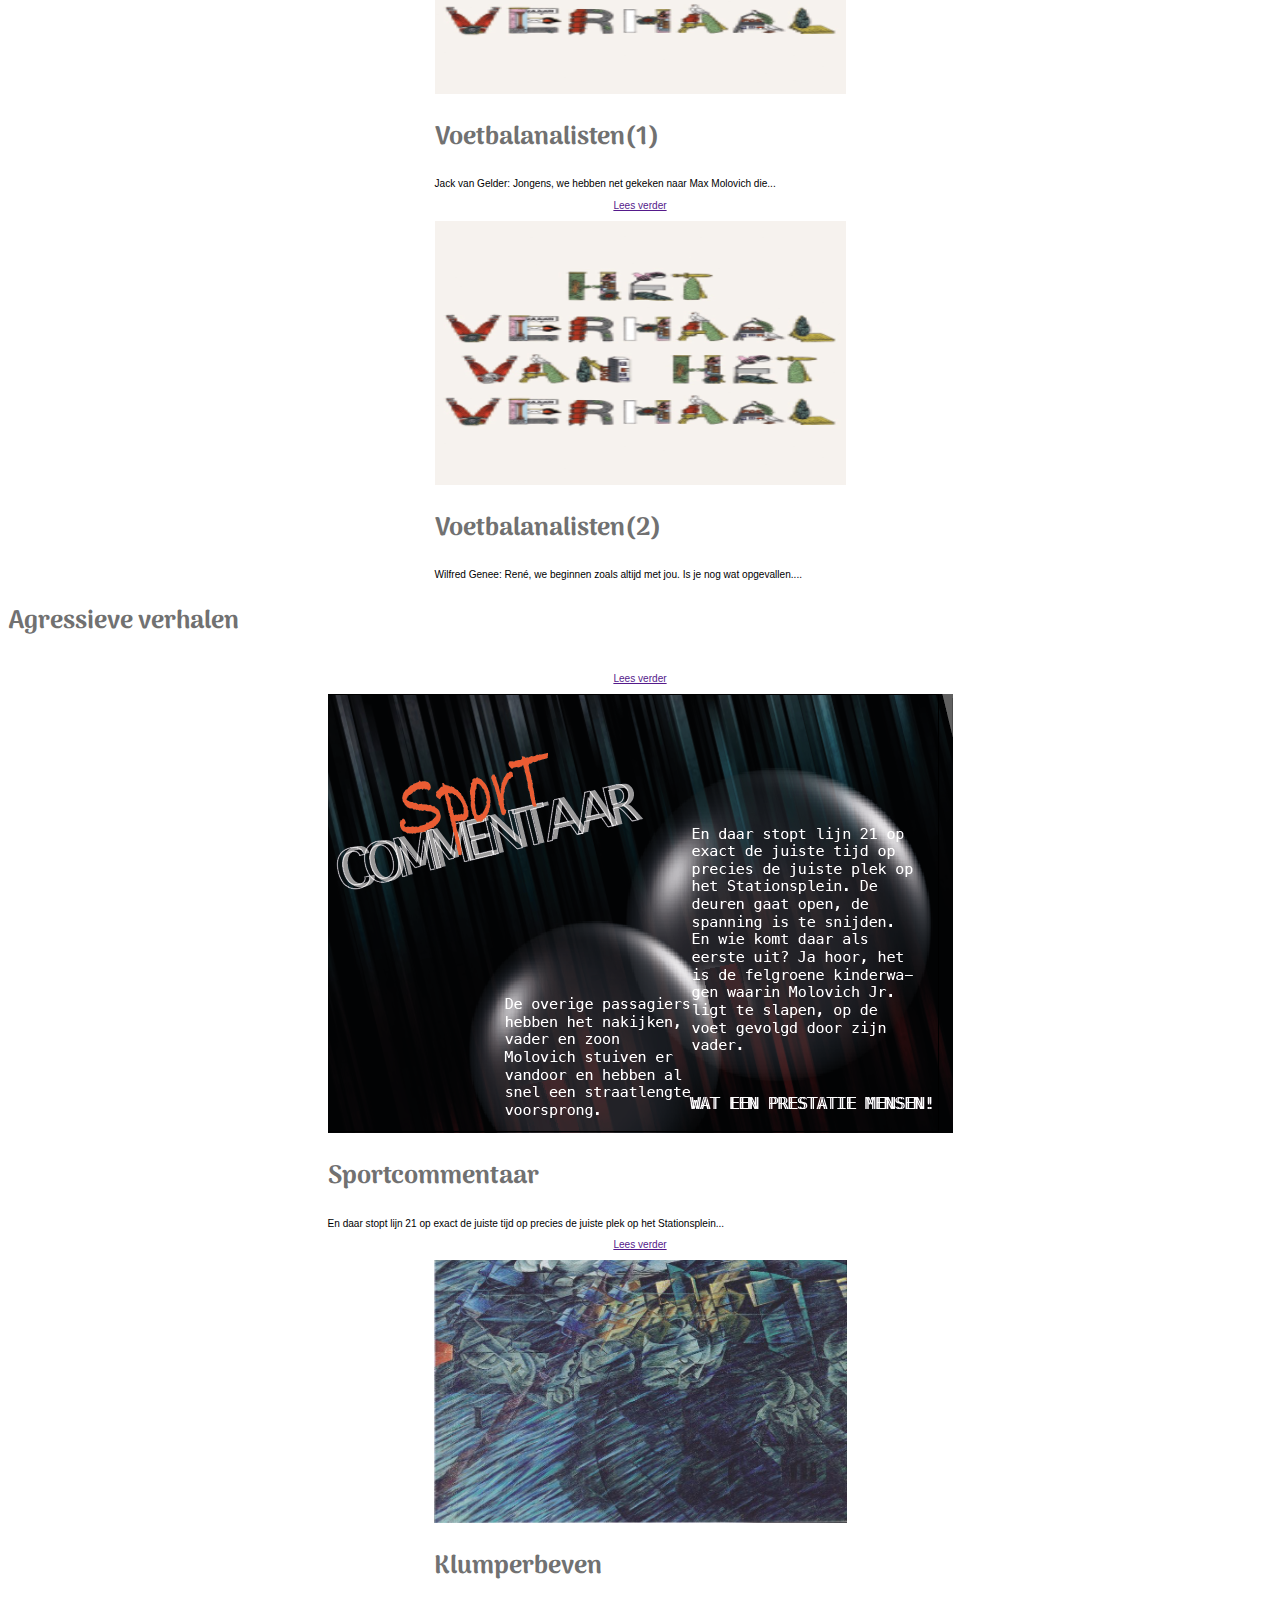
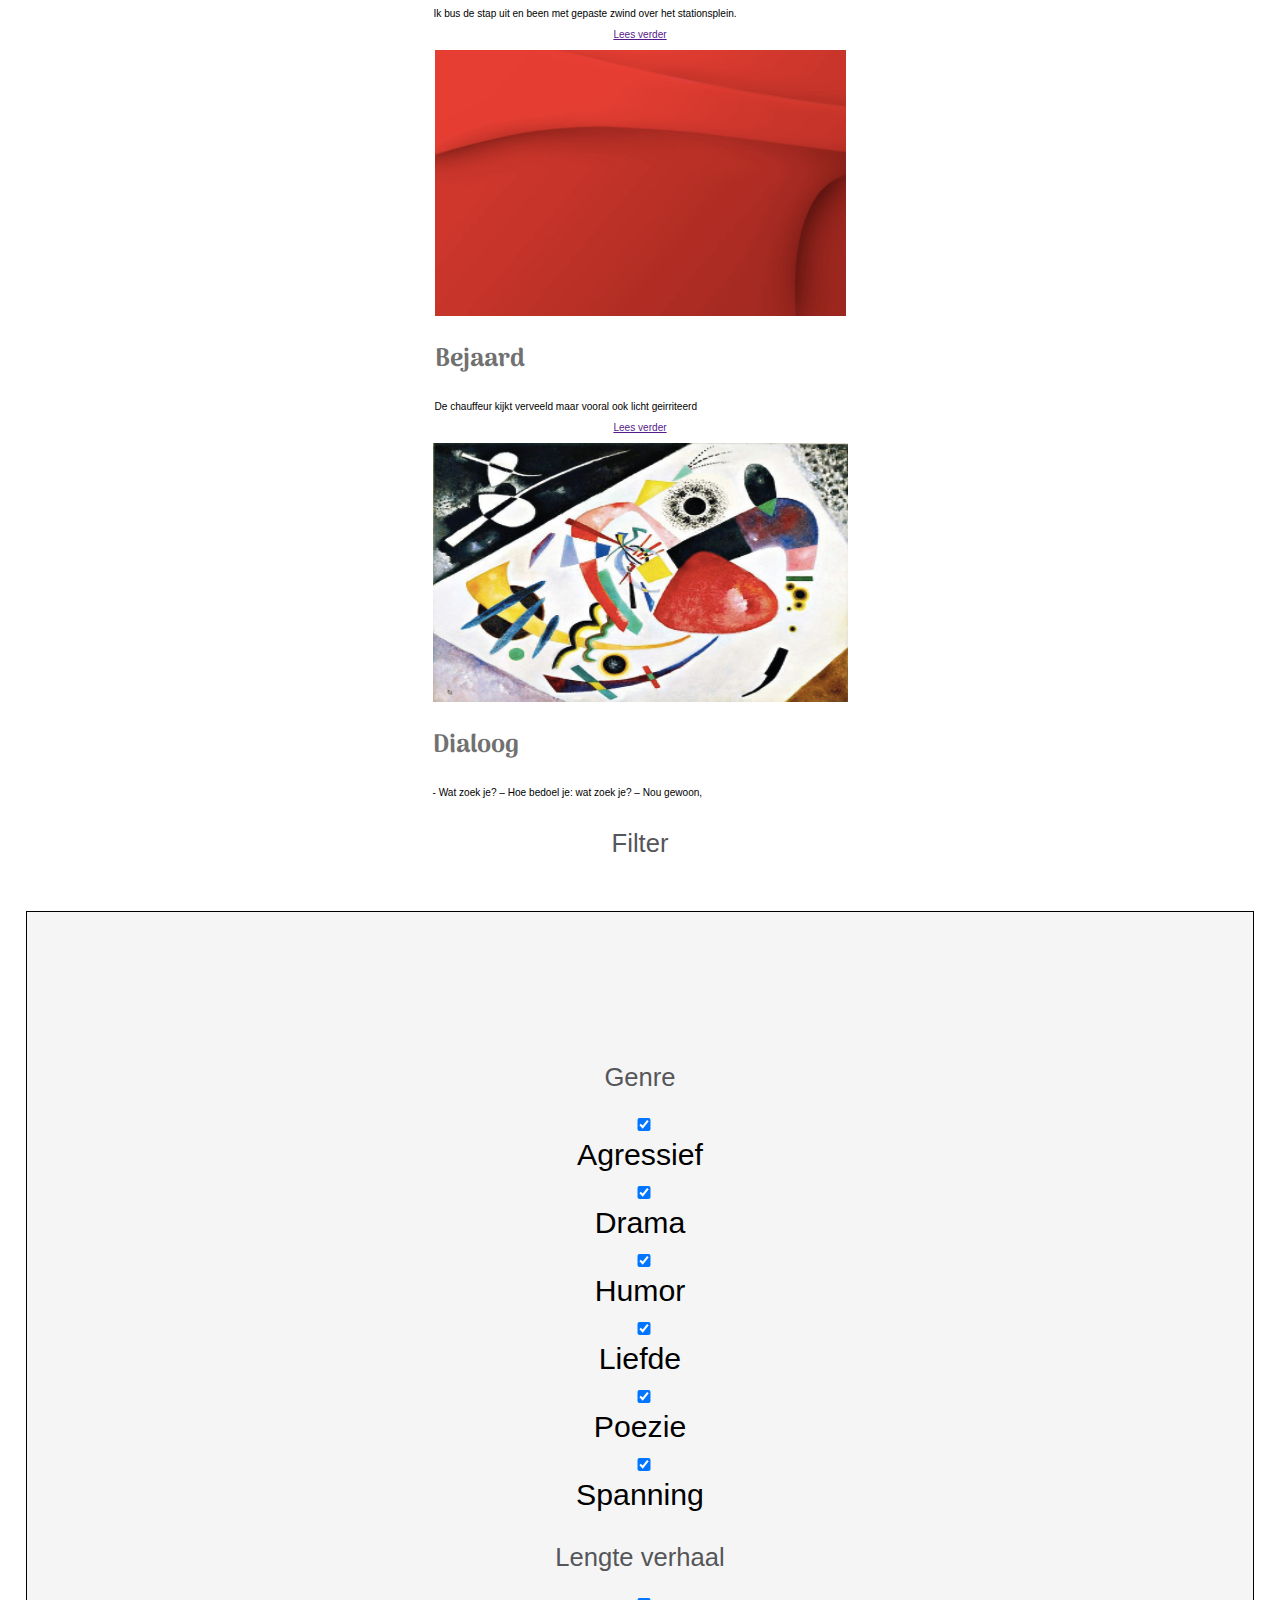
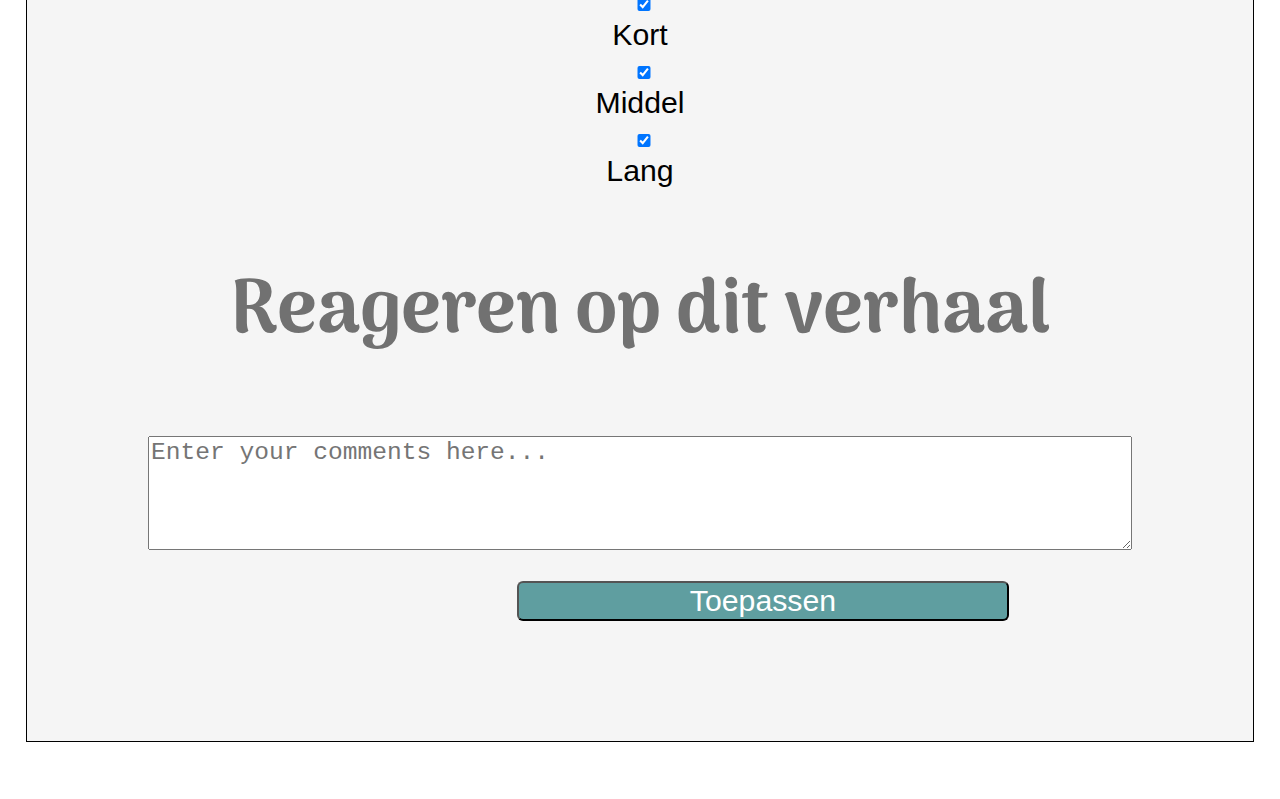
<file: web.html>
<!DOCTYPE html>
<html lang="en">

<head>
    <meta charset="UTF-8">
    <title>Document</title>
    <link rel="STYLESHEET" href="css/web.css" type="text/css">

</head>

<body>
    <header>
        <img src="images/logo.png" alt="Logo">
        <nav>
            <ul>
                <li>
                    <p><a href="">Top 10</a></p>
                </li>
                <li>
                    <p><a href="">Voor jou</a></p>
                </li>
                <li>
                    <p><a href="">Alle verhalen</a></p>
                </li>
                <li>
                    <p><a href="">Downloads</a></p>
                </li>
                <li>
                    <p><a href="">Likes</a></p>
                </li>
            </ul>
        </nav>
    </header>


    <h1><button>Verras me!</button>Alle verhalen <br><img src="images/alleverhalen.png" alt="decoratie"><br></h1>

    <h2>Meest bekeken</h2>
    <section>
        <div>
            <p><a href="">Lees verder</a><br/><br/>DL</p>
            <img src="images/sportcommentaar.png" alt="verhaal">
            <h2>Sportcommentaar</h2>
            En daar stopt lijn 21 op exact de juiste tijd op precies de juiste plek op het Stationsplein...

        </div>
    </section>
    <section>
        <div>
            <p><a href="">Lees verder</a></p>
            <img src="images/verliefd.png" alt="verhaal">
            <h2>Verliefd</h2>
            Licht van mijn leven. Ik stapte vandaag bus 21 uit. Het was op het midden van de dag...
        </div>
    </section>
    <section>
        <div>
            <p><a href="">Lees verder</a></p>
            <img src="images/voetbalanalisten.png" alt="verhaal">
            <h2>Voetbalanalisten(1)</h2>
            Jack van Gelder: Jongens, we hebben net gekeken naar Max Molovich die...
        </div>
    </section>

    <section>
        <div>
            <p><a href="">Lees verder</a></p>
            <img src="images/voetbalanalisten.png" alt="verhaal">
            <h2>Voetbalanalisten(2)</h2>
            Wilfred Genee: René, we beginnen zoals altijd met jou. Is je nog wat opgevallen....
        </div>
    </section>


    <h2>Agressieve verhalen</h2>
    <section>
        <div>
            <p><a href="">Lees verder</a></p>
            <img src="images/sportcommentaar.png" alt="verhaal">
            <h2>Sportcommentaar</h2>
            En daar stopt lijn 21 op exact de juiste tijd op precies de juiste plek op het Stationsplein...
        </div>
    </section>
    <section>
        <div>
            <p><a href="">Lees verder</a></p>
            <img src="images/klumperbeven.png" alt="verhaal">
            <h2>Klumperbeven</h2>
            Ik bus de stap uit en been met gepaste zwind over het stationsplein.
        </div>
    </section>
    <section>
        <div>
            <p><a href="">Lees verder</a></p>
            <img src="images/bejaard.png" alt="verhaal">
            <h2>Bejaard</h2>
            De chauffeur kijkt verveeld maar vooral ook licht geirriteerd
        </div>
    </section>
    <section>
        <div>
            <p><a href="">Lees verder</a></p>
            <img src="images/dialoog.png" alt="verhaal">
            <h2>Dialoog</h2>
            - Wat zoek je? – Hoe bedoel je: wat zoek je? – Nou gewoon,
        </div>
    </section>


    <h3>Filter</h3>
    <ul>
        <li>
            <form action="web.html">

                <h3>Genre</h3>

                <input type="checkbox" name="stars" value="1" checked="checked" /> Agressief
                <input type="checkbox" name="stars" value="3" checked="checked" /> Drama
                <input type="checkbox" name="stars" value="5" checked="checked" /> Humor
                <input type="checkbox" name="stars" value="1" checked="checked" /> Liefde
                <input type="checkbox" name="stars" value="3" checked="checked" /> Poezie
                <input type="checkbox" name="stars" value="5" checked="checked" /> Spanning

                <h3>Lengte verhaal</h3>

                <input type="checkbox" name="lengte" value="1" checked="checked" /> Kort
                <input type="checkbox" name="lengte" value="3" checked="checked" /> Middel
                <input type="checkbox" name="lengte" value="5" checked="checked" /> Lang


                <h2>Reageren op dit verhaal</h2>
                <p><textarea name="comments" cols="20" rows="4" placeholder="Enter your comments here..."></textarea>
                </p>

                <input type="submit" name="subscribe" value="Toepassen" />

            </form>
        </li>
    </ul>

    <footer></footer>
</body>

</html>
</file>
<file: css/web.css>
/*
*
*  STYLESHEET VOOR BLOK WEB
*  AUTEUR: EMMA OUDMAIJER
*  LAATSTE AANPASSING: 12 JANUARI 2019

BRONNEN: 

https://www.w3schools.com/howto/howto_js_sidenav.asp 

https://medium.freecodecamp.org/the-100-correct-way-to-do-css-breakpoints-88d6a5ba1862 

https://codemyui.com 

https://css-tricks.com/snippets/css/a-guide-to-flexbox/

*/

@import url('https://fonts.googleapis.com/css?family=Arima+Madurai:200');

body {
    font-family: sans-serif;
    font-size: 0.63em;
}

header {
    background-color: #08133e;
    height: 10.8em;
    display: flex;
    flex-wrap: wrap;
}

div.titelhomepagina{
    width:100%;
    height: 30em;
    background-image: url(../images/eurostar-train.jpg);
    background-size: cover; 
    margin-bottom: 1em;
    background-repeat: no-repeat;
    padding-top: 2em;
    background-position: center;
    border-bottom: 6px solid #62C5D6;
}

h1 {
    font-size: 3.5em;
    text-align: left;
    padding-top: 2em;
    padding-left: 2em;
    color: white;
}

.titelhomepagina a {
    font-weight: 700;
    font-size: 0.8rem;
    margin-left: 5em;
    line-height: 2.5rem;
    background-color: rgb(255, 230, 0);
    box-shadow: rgb(222, 194, 4) 0px 2px 0px 0px, rgba(0, 0, 0, 0.2) 0px 3px 2px 0px;
    color: rgb(85, 86, 90);
    cursor: pointer;
    height: 2.4em;
    text-align: center;
    text-transform: uppercase;
    width: 16em;
    padding: 0.6em 4em 0.6em 4em;
    border-radius: 4px;
    text-decoration: none;
    transition: background-color 0.2s ease-out 0s;
}



/*---------- Algemene stijl als het scherm breder is dan 53em  ----------*/

@media only screen and (min-width: 53em) {
    .ul_topmenu {
        display: inline-block;
        margin: 0.15em;
    }
    header li {
        display: inline-block;
        text-decoration: none;
        text-align: center;
        background-color: transparent;
        padding: 0em;
        margin: 0em;
        margin-top: 1.6em;
        border: 0px solid;
        background-color: #31415f;
        border-top: 3px solid;
        border-top-color: #31415f;
    }
    header li:hover {
        border-top: 3px solid;
        border-top-color: #FAEA31;
    }
    header a {
        text-decoration: none;
        text-align: center;
        color: white;
        font-family: arial;
        font-size: 0.5em;
        padding: 0.8em;
    }
    header .logo {
        float: left;
        padding-top: 0em;
    }
    .menu__btn {
        display: none;
    }

    button.verrasme{
        font-weight: 700;
        font-size: 1.0rem;
        line-height: 2.5rem;
        background-color: rgb(255, 230, 0);
        box-shadow: rgb(222, 194, 4) 0px 2px 0px 0px, rgba(0, 0, 0, 0.2) 0px 3px 2px 0px;
        background-clip: padding-box;
        color: rgb(85, 86, 90);
        cursor: pointer;
        display: block;
        height: 2.5em;
        text-align: center;
        float: right;
        text-transform: uppercase;
        width: 10em;
        display: block;
        margin-top: -5em;
        border-radius: 0.2em;
        border-width: 0px;
        text-decoration: none;
}
    
    h2.subtitel{ 
        font-family: 'Arima Madurai', cursive;
        color:#717171;
        font-size: 3em;
        text-align: center;
        margin-left: 20%;
        margin-right: 20%;
        margin-top:-1.5em;
    }
    
}




/*---------- Algemene stijl als het scherm smaller is dan 53em  (bijv. mobiel) -------*/

@media only screen and (max-width: 53em) {
    .ul_topmenu {
        display: none;
    }
    header .logo {
        margin: auto;
        padding-top: 0em;
    }
    .menu__btn {
        font-family: sans-serif;
        ;
        font-size: 1em;
    }
    a {
        text-decoration: none;
        color: inherit;
    }
    
    
    
    
    /*--ANIMATIE 1 VOOR MENU --*/
    
    .menu__btn {
        float: left;
        background: none;
        border: none;
        padding: 2em 0.5em;
        margin-left: 0.5em;
        
    }
    .menu__label {
        float: left;
        writing-mode: vertical-lr;
        font-size: 1.6em;
        letter-spacing: 0.1em;
        font-weight: bold;
        color: #ffffff;
        width: 0.625em;
    }
    .menu__title {
        font-size: 1.9em;
    }
    .menu__container {
        transition: all 0.4s 0.3s cubic-bezier(.4, 0, .17, 1);
        transform: translateX(-20em);
        padding: 1em;
        color: white;
        font-size: 1em;
        top: 0;
        left: 40%;
        font-weight: bold;
        text-align: left;
        opacity: 0;
        visibility: hidden;
        position: absolute;
        z-index: 10;
    }
    
    .menu__list {
        padding: 0;
        margin-top: 2em;
       z-index: 1;
    }
    .menu__item {
        transition: all 0.2s;
        list-style: none;
        padding: 0;
        width: 10em;
        background-color: transparent;
        color: #ffffff;
        border: 0px;
        text-align: left;
        font-size: 0.5em;
        z-index: 1;
    }
    .menu__item:hover {
        color: yellow;
    }
    
    .menu__item:before,
    .menu__item:last-child:after {
        content: '';
        display: block;
        width: 6em;
        height: 0.1em;
        background: hsla(0, 0%, 100%, 0.5);
        margin: 1em;
    }
    
    .menu__bg-layer {
        transition: all 0.4s cubic-bezier(0.4, 0.0, 0.2, 1);
        border-radius: 50%;
        opacity: 0;
        position: absolute;
        transform: translate(-50%, -50%);
        background: #1B1D3A;
        height: 0;
        width: 0;
        z-index: 1;
    }
    
    .menu__btn:hover .menu__container {
        transform: translateX(0);
        transition-delay: 0;
        width: 100%;
        visibility: visible;
        opacity: 1;
    }
    
    .menu__btn:hover .menu__bg-layer {
        padding-bottom: 250%;
        width: 250%;
        opacity: 1;
    }
    
    .menu__btn:hover .menu__bg-layer-2 {
        background: lightblue;
    }
    
    .menu__btn:hover .menu__bg-layer-1 {
        transition-delay: 0.2s;
    }
    
    button.verrasme{
        display: none;
    }
    h2.subtitel{ 
        font-family: 'Arima Madurai', cursive;
        color:#717171;
        font-size: 3em;
        text-align: center;
        margin-left: 20%;
        margin-right: 20%;
    }
}





/*---------- Stijl voor de verhalen lijst (homepagina) ------------*/


img.subtitelStreep{
    width: 11em;
    text-align: center;
    margin: auto;
    display: flex;
    flex-wrap: nowrap;
    justify-content: center;
    padding-bottom: 2em;
}
h2 {
    font-family: 'Arima Madurai', cursive;
    color:#717171;
    font-size: 2.5em;
}

h3 {
    color: rgb(85, 86, 90);
    font-style: normal;
    font-size: 1.6rem;
    line-height: 2.4rem;
    font-weight: 500;
    margin-bottom: 0.3em;
    text-align: center;  
}

h3 img {
    font-size: 2.2em;
    display: flex;
    margin: auto;
    margin-bottom: 0.6em;
    margin-top: 0.4em;   
}

p  {
    display: flex;
    flex-wrap: wrap;
    justify-content: center;
}

ul {
    list-style: none;
    text-align: left;
}

li {
    border: 1px solid;
    padding: 4em;
    background-color: whitesmoke;
    color: black;
}

li input[type="text"] {
    width: 100%;
    font-size: 1em;
}

li input[type="checkbox"] {
    width: 100%;
    font-size: 1em;
}

li textarea {
    width: 100%;
    font-size: 1em;
}

li input[type="submit"] {
    width: 50%;
    margin-left: 25%;
    font-size: 1em;
    background-color: cadetblue;
    color: white;
    border-radius: 0.2em;
}

ul {
    text-align: center;
    font-family: sans-serif;
    padding: 0.6em;
    font-size: 3em;
}

section {
    display: flex;
    flex-wrap: wrap;
    justify-content: center;
}

article {
    border: 1px solid;
    border-radius: 1em;
    border-color: grey;
    margin-right: 2em;
    margin-bottom: 3em;
    margin-left: 2em;
    text-align: center;
    width:30em;
    font-weight: 300;
    line-height: 2.2rem;
    box-shadow: rgba(0, 0, 0, 0.1) 0px 2px 5px 0px;
    position: relative;
    height:100%;
    border-width: 0px 1px 1px;
    border-style: solid solid solid;
    border-color: rgb(232, 232, 232) rgb(232, 232, 232) rgb(232, 232, 232);
    border-top: 0px;
    border-radius: 14px 14px 8px 8px;
    z-index: 0;
}

article img {
    border-radius: 0.7em;
    width: 30em;
    height: 16em;
    display: block;
}

article a {
    font-weight: 700;
    font-size: 1.0rem;
    line-height: 2.5rem;
    background-color: rgb(255, 230, 0);
    box-shadow: rgb(222, 194, 4) 0px 2px 0px 0px, rgba(0, 0, 0, 0.2) 0px 3px 2px 0px;
    background-clip: padding-box;
    color: rgb(85, 86, 90);
    cursor: pointer;
    text-align: center;
    text-transform: uppercase;
    width: calc(100% - 28px);
    position: absolute;
    left: 14px;
    border-radius: 4px;
    text-decoration: none;
}

    
article p {
    text-align: center;
    font-size: 1.7em;
    color: darkgrey;
    letter-spacing: 0.01em;
    font-weight: 300;
    line-height: 1.9rem;
    padding: 0.5em;
}




/* ---------Stijl voor het hartje inkleuren -------------*/
.harticoon {
    width: 9em;
    height: 8em;
    font-size: 0.8em;
    margin: auto;
    padding-left: 5em;
    display: inline;
    padding-bottom: 2em;
    padding-top: 8em;
}




/*----------- Stijl voor de download animatie op verhalen lijst (homepagina) -----------*/

.dl-voor {
    float: right;
    width: 5em;
    height: 7em;
    background-image: url("../images/download-icoon.png");
    background-position: 0em;
    cursor: pointer;
    margin-top: 5.8em;

}

.dl-na {
    background-image: url("../images/download-icoon.png");
    animation: playdl 2.8s steps(10);
    background-image: url("../images/download-icoon.png");
    background-position: -450px;

}

.dllink{
    font-size: 1.5em;
    color: yellow;
}

.likecount{
    font-size: 1.5em;
    color: yellow;
}
 
@keyframes playdl {
    from {
        background-position: 0px;
    }
    to {
        background-position: -500px;
    }
}




/*----------- Stijl voor het filter menu op de verhalen lijst (homepagina) -----------*/

.filter h2 {
    font-size: 1em;
    text-align: left;
}

.filter label {
    font-size: 0.9em;
}

.filter input[type="submit"] {
    font-size: 1em;
    background-color: cadetblue;
    color: white;
    border-radius: 0.2em;
}
.filter legend {
    font-size: 2.5em;
}

.filter fieldset {
    margin: 0em 3em 0em 3em;
    border-color: black;
}

.filter input[type="checkbox"] {
    width: 1em;
}

.filtericon {
    width: 4em;
    height: 5em;
    margin-top: 1em;
    
}

.sidenav {
    height: 85em;
    width: 0;
    position: absolute;
    z-index: 1;
    top: 111;
    left: 8px;
    background-color: skyblue;
    overflow-x: hidden;
    padding-top: 2em;
    transition: 0.5s;
    margin-top: -1em;
}

.sidenav a {
    text-decoration: none;
    font-size: 1.5em;
    color: #818181;
    display: block;
    transition: 0.3s;
}

.sidenav .closebtn {
    position: absolute;
    top: 0;
    right: 25px;
    font-size: 36px;
    margin-left: 50px;
}

.sidenav ul {
    background-color: skyblue;
    padding: 0;
}

.sidenav li {
    text-align: left;
    background-color: skyblue;
    border: 0em;
    padding: 0;
    font-size: 0.8em;
}

.sidenav input[type="submit"] {
    margin: 1em 0em 1em 3em;
    text-align: center;
    width: 11em;
    font-size: 2em;
}




/* ---------- stijl voor de login pagina ------------- */
 
.aanmelden {
    margin-top:6em;
    font-size: 1.3em;
    border-radius: 1.1em;
}
 
.aanmelden fieldset{
    margin-left: 20%;
    margin-right: 20%;
    width:50%;
    padding:1.3em 2em 1.3em 2em;
    background-color: #c1f0f0;
    margin-top:1em;
}
 
.aanmelden label{
    display: block;
    margin-top:1em;
    color:#535353;
}
 
.aanmelden input {
    width: 100%;
    height: 3em;
}
 
.aanmelden input:focus{
  outline: none;
  background-color: #FAEA31;
  border:2px solid black;
}

.aanmelden input[type="submit"]:hover{
    background-color: #c1f0f0;
}

.aanmelden input[type="submit"] {
    margin: 0;
    font-size: 1em;
    background-color: #FAEA31;
    color: #000555;
    border-radius: 0.2em;
    font-size: 1.2em;
    width:10em;
}
 
.aanmelden input[type="checkbox"] {
    text-align: left;
    width: 2em;
}

.aanmelden h2{
    text-align: center;
    margin-left: 20%;
    margin-right: 20%;
}
 
.aanmelden div{
    height:5em;
    padding:1em;
    width:50%;
    text-align: center;
    margin-left: 20%;
    margin-right: 20%;
}
 

@media only screen and (max-width: 53em) {
    .aanmelden div{
        width:78%;
        margin-left: 10%;
        margin-right: 10%;
        
    }
    
    .aanmelden fieldset{
        margin-left: 5%;
        margin-right: 5%;
        width:70%;
    }
}
 


/* ---------- stijl voor de registratie pagina ------------- */
 
.registreer{
    font-size: 1.5em;
}
.titelregistreren {
    text-align: center;
}
 
.registreer form{
    width:50%;
}

 
.registreer legend{
    color:#000555;
}
 
.registreer fieldset{
    padding:1.3em 2em 1.3em 2em;
    background-color: #c1f0f0;
    margin-top:1em;
}
 
.registreer label{
    display: block;
    margin-top:1em;
    color:#535353;
    padding:0.1em;
}
 
.registreer input{
    width:100%;
    height:3em;
    border-radius: 0.5em;
    font-size: 1em;
}
 
.registreer input:focus{
  outline: none;
  background-color: #FAEA31;
  border:2px solid black;
}
 
.registreer input[type="submit"]{
    background-color: #FAEA31;
    border-radius: 0.3em;
    float: left;
    margin-top: 0em;
    padding: 0.5em;
    font-size: 1.2em;
    width:10em;
}

.registreer input[type="submit"]:hover{
    background-color: #c1f0f0;
}
 
.registreer legend{
    font-size: 1.7em;
    font-weight:bold;
    color:#717171;
    font-family: 'Arima Madurai', cursive;
}


@media only screen and (max-width: 53em) {
    .registreer form{
        width:75%;
    }
}




/*----------------------------- VERHALEN PAGINA -----------------------------*/

/*--------------Verhaal pagina desktop--------------*/

@media only screen and (min-width: 53em) {

     .cirkeldiv1 img {
        width: 660px;
        height: 580px;
        margin-top: 0.8em;
        float: right;
    }
    
    .cirkeldiv2 img {
        width: 640px;
        height: 580px;
        margin-top: 0.8em;

    }
    
    .cirkeldiv1 {
        width: 100%;
        height: 620px;
    }
    .cirkeldiv2 {
        width: 100%;
        height: 620px;
    }
    
    .cirkeldiv1 .afbeeldinglinks{
        margin-top: 13em;
        width:350px;
        height:290px;
        animation: 0.8s shake infinite alternate;
        float: left;
    }
    
    .cirkeldiv2 .afbeeldingrechter {
        margin-top:100px;
        width:45em;
        height:40em;
        animation: 0.8s shake infinite alternate;
        margin-left: 20%;
        float: right;
       
    }
    
    .cirkeldiv2 .autoregen{
        margin-top:16em;
        width:30em;
        height:25em;
        animation: 0.8s shake infinite alternate;
        position: absolute;
        margin-left: 20%;
    }
    
    div.stukjetext {
        width: 100%;
        height: 20em;
        text-align: center;
    }
    p.stukjetext1 {
    font-size: 2.7vw;
    }
    
}


/*------------ Verhaal pagina voor Mobiel screen ----------*/

@media only screen and (max-width: 53em) {
    
.cirkeldiv1 .afbeeldinglinks{
        margin-top: 8em;
        width: 20em;
        height: 20em;
        animation: .8s shake infinite alternate;
        position: absolute;
    }
    
   .cirkeldiv2 .afbeeldingrechter {
        z-index: 0;
        width: 20em;
        height: 20em;
        animation: 0.8s shake infinite alternate;
        float: right;
        margin-top: -30em;
    
    }

    .cirkeldiv2 .autoregen{
        z-index: 0;
        margin-top: 10em;
        width: 15em;
        height: 15em;
        animation: 0.8s shake infinite alternate;
        float: right;
        margin-top: -30em;
    }
    
    .verhaaltitel {
        width: 100%;
        height: 25em;
        margin: auto;
        background-repeat: round;
        background-size: 100% 100%;
        display: flex;
        flex-wrap: wrap;
        justify-content: center;
        padding-top: 7em;
    }

    .cirkeldiv2 img {
        width: 38em;
        height: 36em;
    }
    
    div.stukjetext {
        width: 100%;
        height: 13em;
        text-align: center;
        padding-top: 1em;
    }
    
    .cirkeldiv1 img {
        width: 40em;
        height: 36em;
        margin-top: 10px;
        float: right;
    }
    
    .cirkeldiv1 {
        width: 100%;
        height: 40em;
    }
    .cirkeldiv2 {
        width: 100%;
        height: 40em;
    
    }      
    p.stukjetext1 {
        font-size: 3.9vw;
    }
}

/*------------Algemene stijl voor animatie met de afbeedlingen die over het scherm bewegen-------------*/

.cirkeldiv1 img:hover {
        animation: CirkelRightLeft 3s cubic-bezier(1.000, -0.530, 0.405, 1.425);
        transform: rotate(0deg) translate(-40vw) rotate(0deg);
        cursor: pointer;
    }
    @keyframes CirkelRightLeft {
        from {
            transform: rotate(0deg) translate(0) rotate(0deg);
        }
        to {
            transform: rotate(0deg) translate(-40vw) rotate(0deg);
        }
    }

.cirkeldiv2 img:hover {
        animation: CirkelLeftRight 3s cubic-bezier(1.000, -0.530, 0.405, 1.425);
        transform: rotate(0deg) translate(40vw) rotate(0deg);
        cursor: pointer;
    }
    @keyframes CirkelLeftRight {
        from {
            transform: rotate(0deg) translate(0) rotate(0deg);
        }
        to {
            transform: rotate(0deg) translate(40vw) rotate(0deg);
        }
    
    }



/* ---------- stijl voor de verhaal pagina algemeen (achtergronden etc) ------------- */


.verhaal {
    background-image: url(../images/verhaalbackground1.jpgx);
    background-repeat: round;
    /*background-size: 100% 11%;*/
    
}

.verhaaltitel {
    width: 100%;
    margin: auto;
    background-color: lightgrey;
    text-align: center;
}

.verhaaltitel img {
    width: 40em;
    height: 20em;
    
}

.cirkeldiv1 {
    background-image: url("../images/verhaalbackground1.jpg");
    background-repeat: round;
    background-size: 100% 100%;
}

.cirkeldiv2 {
    background-image: url(../images/verhaalbackground1.jpg);
    background-repeat: round;
    background-size: 100% 100%;
}



/*------------- Reageren op een verhaal ---------------*/

.reageren {
    width: 100%;
    height: 10em;
    font-size: 4em;
    background-color: lightblue;
    color: white;
    font-family: sans-serif;
    letter-spacing: 0.04em;
    text-align: center;
}

.reageren textarea {
    width:98%;
    height: 10em;
    border: 1px solid black;
}

.reageren textarea:focus{
  outline: none;
  background-color: #FAEA31;
  border:2px solid black;
    box-shadow: rgba(0, 0, 0, 0.2) 0px 2px 0px 0px, rgba(0, 0, 0, 0.2) 0px 3px 2px 0px;
}

.plaatsen {
    font-weight: 700;
    font-size: 0.8rem;
    margin-left: 5em;
    line-height: 2.5rem;
    background-color: rgb(255, 230, 0);
    box-shadow: rgb(222, 194, 4) 0px 2px 0px 0px, rgba(0, 0, 0, 0.2) 0px 3px 2px 0px;
    color: rgb(85, 86, 90);
    cursor: pointer;
    height: 3em;
    text-align: center;
    text-transform: uppercase;
    width: 16em;
    border-radius: 4px;
    text-decoration: none;
}




/*------Divjes met losse stukjes (zinnen) van het verhaal.--------*/

div.stukjetext {
    background-color: black;
    text-align: center;
    
}

p.stukjetext1 {
    display: flex;
    flex-wrap: nowrap;
    justify-content: center;
    letter-spacing: 0.1em;
    font-weight: 300;
    font-family: verdana;
    text-decoration: none;
    color: white;
    display: block;
    display: inline-block;
    -webkit-background-clip: text;
    -webkit-text-fill-color: transparent;
    -moz-background-clip: text;
    -moz-text-fill-color: transparent;
    -ms-background-clip: text;
    -ms-text-fill-color: transparent;
    background-clip: text;
    text-fill-color: transparent;
  background-image: linear-gradient(45deg, 
                    #ffffff, 
                    #ffffff,
                    #ffffff,
                    #ffffff);
    animation: 0.8s shake infinite alternate;
}

@keyframes shake {
  0% { transform: skewX(-15deg); }
  5% { transform: skewX(15deg); }
  10% { transform: skewX(-15deg); }
  15% { transform: skewX(15deg); }
  20% { transform: skewX(0deg); }
  100% { transform: skewX(0deg); }  
}



/*-------------Voor jou pagina-------------*/

p.voorjou {
    text-align: center;
    padding: 0 0.6em 0.5em 0.6em;
    font-size: 1.7em;
    color: darkgrey;
    letter-spacing: 0.01em;
    font-weight: 400;
    line-height: 1.9rem; 
}
p.voorjoulink a {
    font-weight: 700;
    font-size: 0.8rem;
    line-height: 2.5rem;
    background-color: rgb(255, 230, 0);
    box-shadow: rgb(222, 194, 4) 0px 2px 0px 0px, rgba(0, 0, 0, 0.2) 0px 3px 2px 0px;
    color: rgb(85, 86, 90);
    cursor: pointer;
    height: 2.7em;
    text-align: center;
    text-transform: uppercase;
    padding: 0 5em 0 5em;
    border-radius: 0.3em;
    text-decoration: none; 
    
}





/*-------------Download pagina-------------*/

a.downloads {
margin-top: -20%;
}
a.verwijderen {
   font-weight: 700;
    font-size: 0.8rem;
    line-height: 2.5rem;
    background-color: lightcoral;
    color: black;
    cursor: pointer;
    display: block;
    height: 2.9em;
    text-align: center;
    padding: 0 3em 0 3em;
    border-radius: 4px;
    text-decoration: none; 
    z-index: 1;
    margin-top: -2em;
}

h2.overig {
    font-family: 'Arima Madurai', cursive;
        color:#717171;
        font-size: 3em;
        text-align: center;
        margin-left: 20%;
        margin-right: 20%;
    }

h2.overig img{
    width: 4em;
    text-align: center;
    margin: auto;
    display: flex;
    flex-wrap: nowrap;
    justify-content: center;
    padding-bottom: 2em;
    padding-top: 1em;
}


@media only screen and (min-width: 53em) {
    a.verwijderen {
        margin-top: -4em;
        margin-right: -27em;
    }    
    
}
</file>
